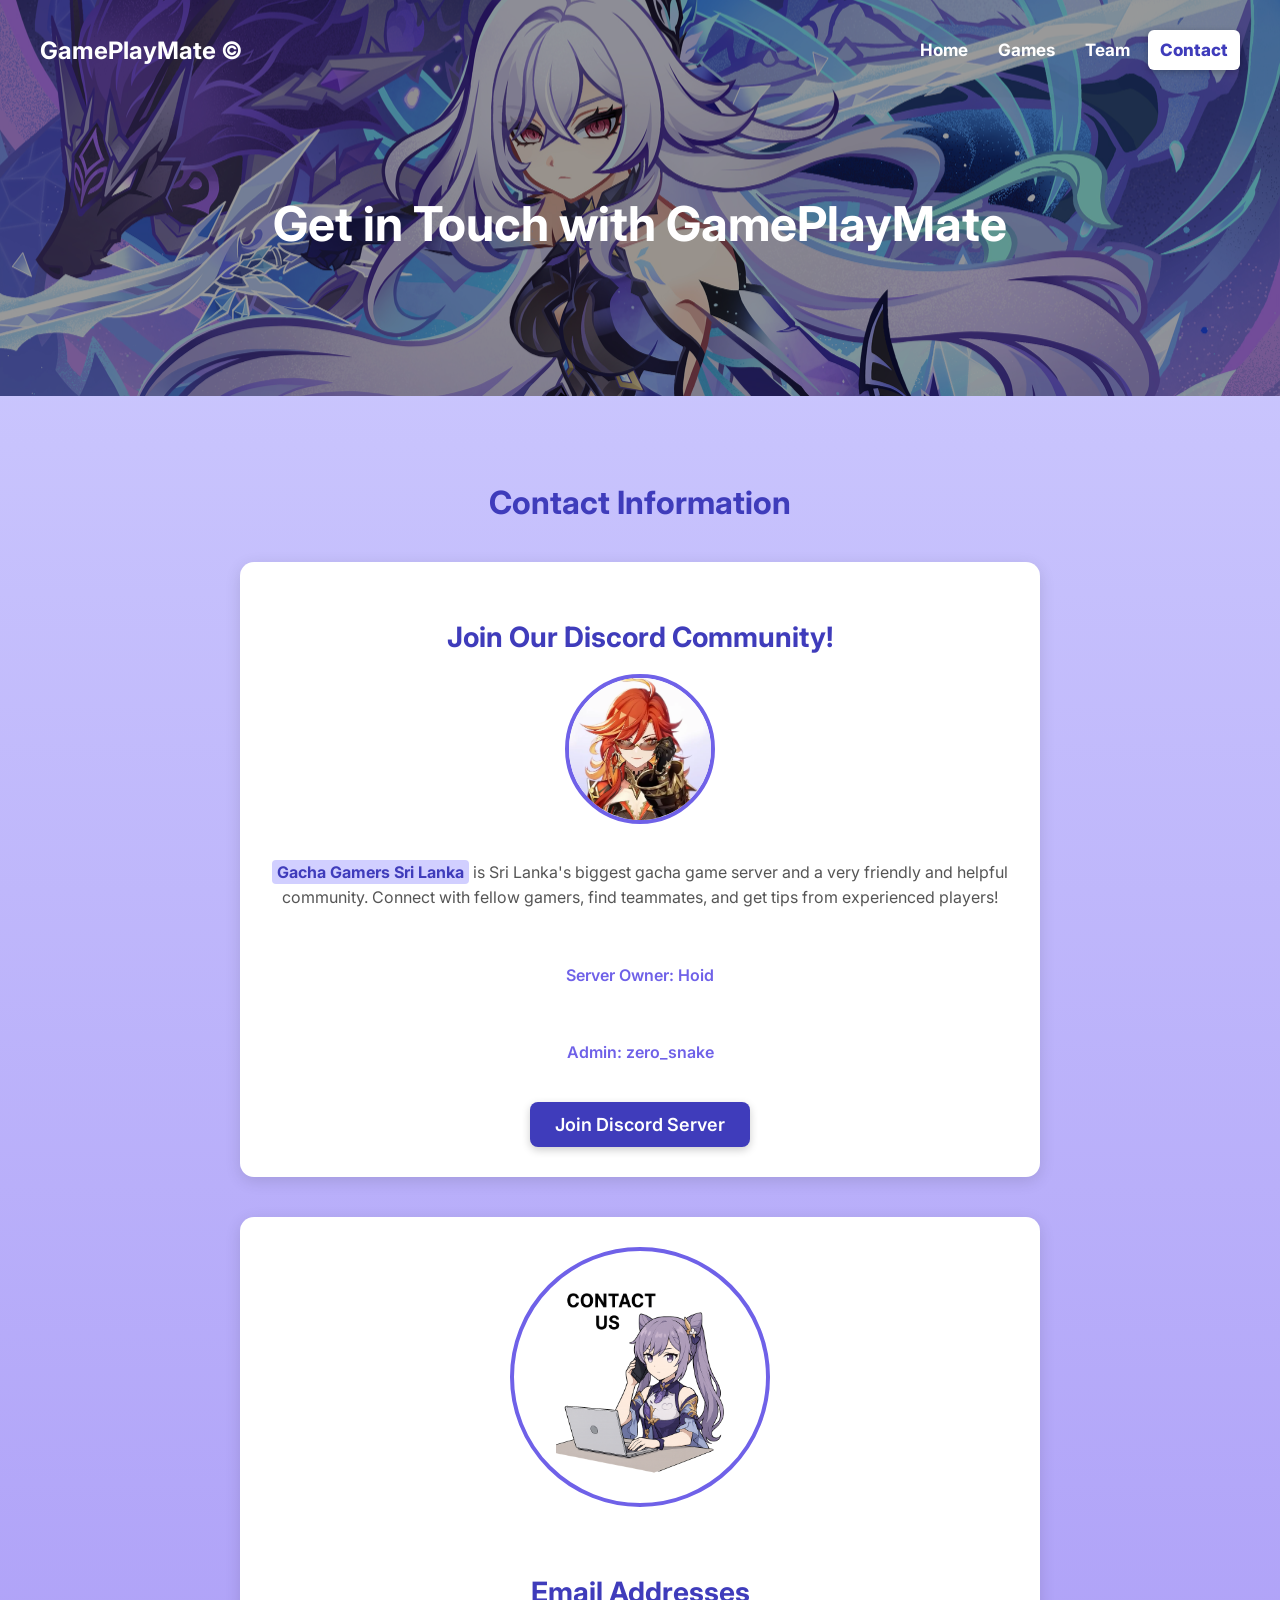
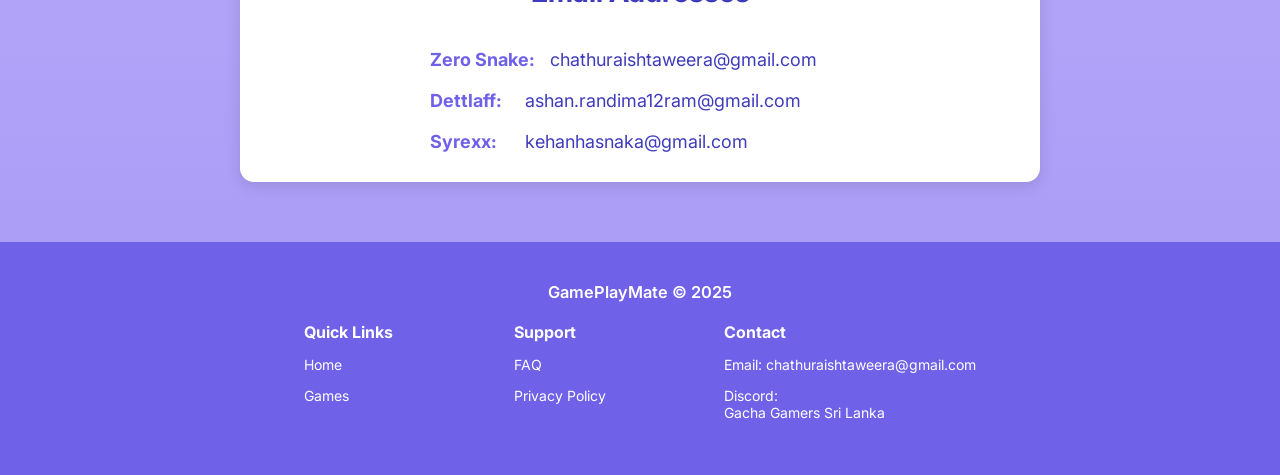
<file: contact.html>
<!DOCTYPE html>
<html lang="en">
<head>
  <meta charset="UTF-8" />
  <meta name="viewport" content="width=device-width, initial-scale=1" />
  <title>Contact - GamePlayMate</title>
  <link href="https://fonts.googleapis.com/css2?family=Inter:wght@400;600;700&display=swap" rel="stylesheet" />
  <link rel="stylesheet" href="styles.css" />
  <script>
    function scrollToTopIfSamePage(event) {
      const currentPath = location.pathname.split("/").pop();
      const isSamePage = currentPath === "index.html" || currentPath === "" || currentPath === "index.html";
      if (isSamePage) {
        event.preventDefault();
        window.scrollTo({ top: 0, behavior: 'smooth' });
      }
    }
  </script>
</head>
<body class="page-contact">
  <div class="top-section">
    <header>
      <h2>GamePlayMate ©</h2>
      <nav>
        <a href="index.html" onclick="scrollToTopIfSamePage(event)">Home</a>
        <a href="games.html">Games</a>
        <a href="Team.html">Team</a>
        <a href="contact.html" class="active">Contact</a>
      </nav>
    </header>
    <section class="hero">
      <h1>Get in Touch with GamePlayMate</h1>
      <!-- Removed tagline -->
    </section>
  </div>

  <section class="section">
    <h2>Contact Information</h2>
    <div class="discord-section">
      <h3>Join Our Discord Community!</h3>
      <div class="discord-content">
        <img src="images/mavuika-holding-glasses-genshin-impact.webp" alt="Hoid - Discord Server Owner" />
        <p><span class="highlight-text">Gacha Gamers Sri Lanka</span> is Sri Lanka's biggest gacha game server and a very friendly and helpful community. Connect with fellow gamers, find teammates, and get tips from experienced players!</p>
        <p class="owner-admin">Server Owner: Hoid</p>
        <p class="owner-admin">Admin: zero_snake</p>
        <a href="https://discord.gg/hFc9MXsq7M" target="_blank" class="btn-primary">Join Discord Server</a>
      </div>
    </div>

    <div class="contact-info">
      <img src="images/20250708_0341_Gacha Character Contact_simple_compose_01jzkf09tmfqy8bqhbcy97ek22.png" alt="Gacha Character Contact" class="contact-image">
      <h3>Email Addresses</h3>
      <div class="contact-item">
        <strong>Zero Snake:</strong> <a href="mailto:chathuraishtaweera@gmail.com">chathuraishtaweera@gmail.com</a>
      </div>
      <div class="contact-item">
        <strong>Dettlaff:</strong> <a href="mailto:ashan.randima12ram@gmail.com">ashan.randima12ram@gmail.com</a>
      </div>
      <div class="contact-item">
        <strong>Syrexx:</strong> <a href="mailto:kehanhasnaka@gmail.com">kehanhasnaka@gmail.com</a>
      </div>
    </div>
  </section>

  <footer>
    <h3>GamePlayMate &copy; 2025</h3>
    <div class="footer-links">
      <div>
        <strong>Quick Links</strong>
        <p><a href="index.html" onclick="scrollToTopIfSamePage(event)">Home</a></p>
        <p><a href="games.html">Games</a></p>
      </div>
      <div>
        <strong>Support</strong>
        <p><a href="FAQ.html">FAQ</a></p>
        <p><a href="privacy_policy.html">Privacy Policy</a></p>
      </div>
      <div>
        <strong>Contact</strong>
        <p>Email: chathuraishtaweera@gmail.com</p>
        <p>Discord: <a href="https://discord.gg/hFc9MXsq7M" target="_blank">Gacha Gamers Sri Lanka</a></p>
      </div>
    </div>
  </footer>
</body>
</html>
</file>
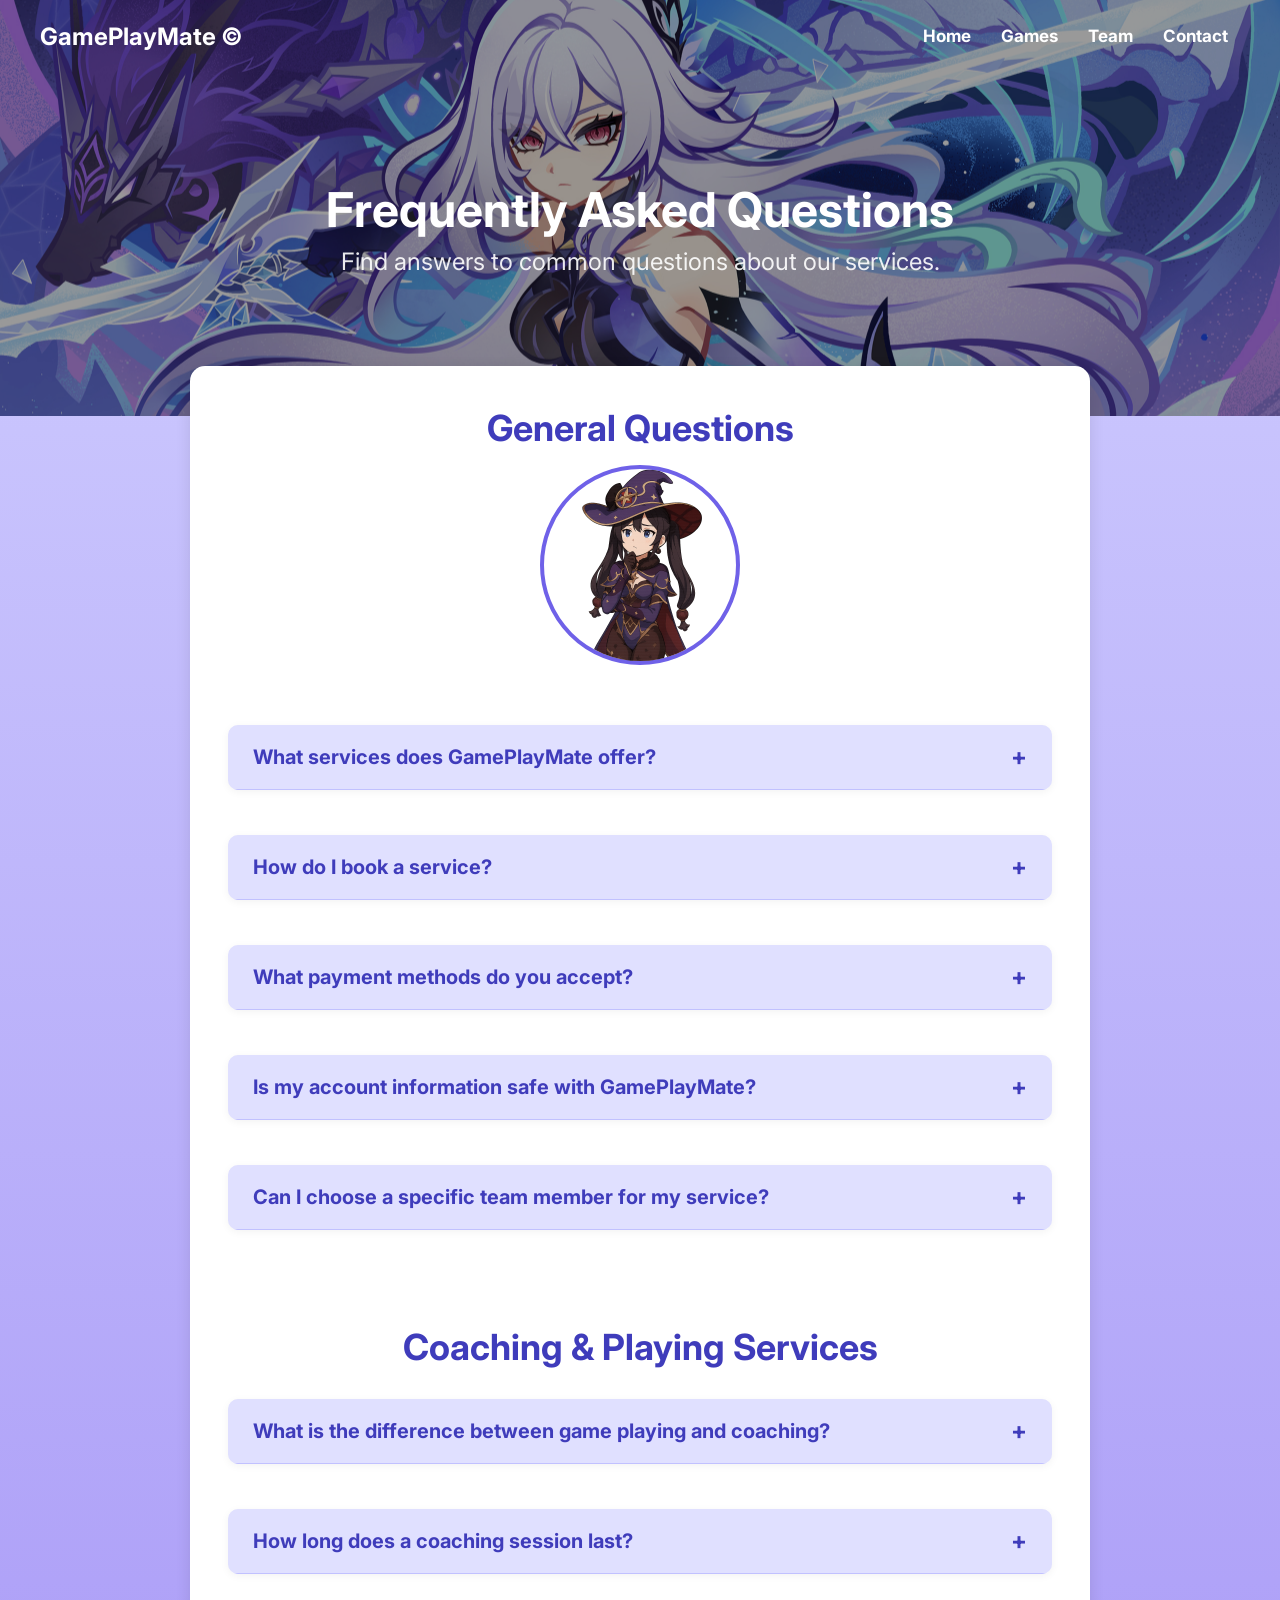
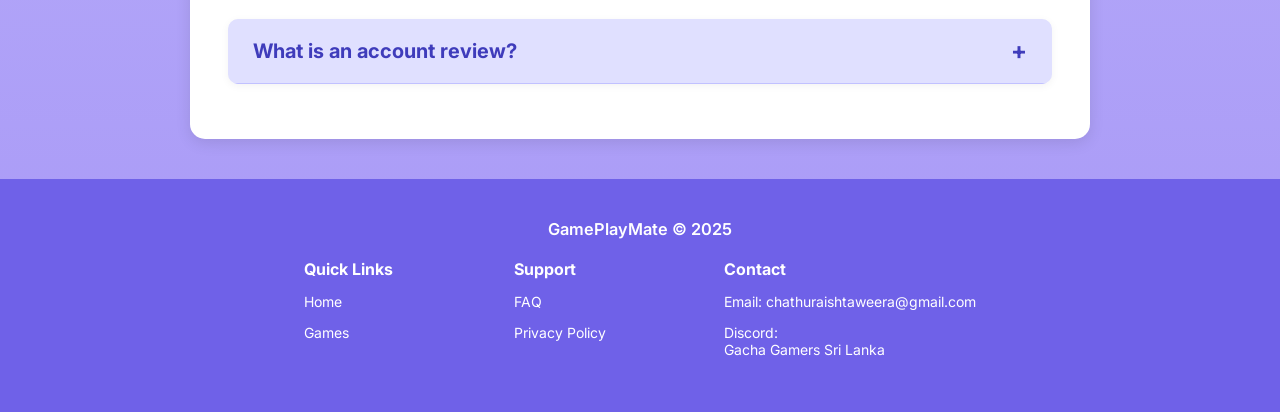
<file: FAQ.html>
<!DOCTYPE html>
<html lang="en">
<head>
  <meta charset="UTF-8" />
  <meta name="viewport" content="width=device-width, initial-scale=1" />
  <title>FAQ - GamePlayMate</title>
  <link href="https://fonts.googleapis.com/css2?family=Inter:wght@400;600;700&display=swap" rel="stylesheet" />
  <link rel="stylesheet" href="styles.css" />
  <script>
    function scrollToTopIfSamePage(event) {
      const currentPath = location.pathname.split("/").pop();
      const isSamePage = currentPath === "index.html" || currentPath === "" || currentPath === "index.html";
      if (isSamePage) {
        event.preventDefault();
        window.scrollTo({ top: 0, behavior: 'smooth' });
      }
    }

    document.addEventListener('DOMContentLoaded', () => {
      const faqQuestions = document.querySelectorAll('.faq-question');

      faqQuestions.forEach(question => {
        question.addEventListener('click', () => {
          const answer = question.nextElementSibling;
          question.classList.toggle('active');
          answer.classList.toggle('active');
        });
      });
    });
  </script>
</head>
<body class="page-faq">
  <div class="top-section">
    <header>
      <h2>GamePlayMate ©</h2>
      <nav>
        <a href="index.html" onclick="scrollToTopIfSamePage(event)">Home</a>
        <a href="games.html">Games</a>
        <a href="Team.html">Team</a>
        <a href="contact.html">Contact</a>
        <!-- Removed FAQ link from header -->
      </nav>
    </header>
    <section class="hero">
      <h1>Frequently Asked Questions</h1>
      <p>Find answers to common questions about our services.</p>
    </section>
  </div>

  <div class="faq-page-layout">
    <main class="main-content">
      <div class="section-title-container">
        <h2 class="section-title">General Questions</h2>
        <img src="images/20250708_0332_Mona in Thought_simple_compose_01jzkegjaaft9r2hs5hf26m98q.png" alt="Mona from Genshin Impact" class="faq-title-image">
      </div>

      <div class="faq-item">
        <div class="faq-question">What services does GamePlayMate offer?</div>
        <div class="faq-answer">
          <p>GamePlayMate offers professional game playing, coaching, and account review services for popular gacha games like Genshin Impact, Honkai Star Rail, Zenless Zone Zero, and Wuthering Waves.</p>
        </div>
      </div>

      <div class="faq-item">
        <div class="faq-question">How do I book a service?</div>
        <div class="faq-answer">
          <p>You can book a service by navigating to the "Games" page, selecting your desired game, and then choosing a service package or a specific team member to book. Follow the on-screen instructions to complete your booking.</p>
        </div>
      </div>

      <div class="faq-item">
        <div class="faq-question">What payment methods do you accept?</div>
        <div class="faq-answer">
          <p>We accept various secure payment methods, including major credit cards and PayPal. Specific options will be displayed during the checkout process.</p>
        </div>
      </div>

      <div class="faq-item">
        <div class="faq-question">Is my account information safe with GamePlayMate?</div>
        <div class="faq-answer">
          <p>Yes, we prioritize the security and privacy of your account. All our team members are vetted professionals, and we use secure practices to ensure your data is protected. We recommend changing your password after service completion for added security.</p>
        </div>
      </div>

      <div class="faq-item">
        <div class="faq-question">Can I choose a specific team member for my service?</div>
        <div class="faq-answer">
          <p>Yes, on each game's order page, you have the option to book a specific team member based on their expertise and availability. You can also choose to book any available team member for general services.</p>
        </div>
      </div>

      <h2 class="section-title" style="margin-top: 50px;">Coaching & Playing Services</h2>

      <div class="faq-item">
        <div class="faq-question">What is the difference between game playing and coaching?</div>
        <div class="faq-answer">
          <p><strong>Game Playing:</strong> Our team members log into your account to complete specific in-game tasks, suchs as farming materials, clearing difficult content (e.g., Spiral Abyss, Memory of Chaos), or progressing through story quests.</p>
        </div>
      </div>

      <div class="faq-item">
        <div class="faq-question">How long does a coaching session last?</div>
        <div class="faq-answer">
          <p>Coaching sessions are typically booked by the hour, but custom arrangements can be made based on your needs. Please discuss your requirements with your chosen coach.</p>
        </div>
      </div>

      <div class="faq-item">
        <div class="faq-question">What is an account review?</div>
        <div class="faq-answer">
          <p>An account review involves our experts analyzing your in-game account, including your character roster, builds, artifacts/relics, and overall progression. We then provide a personalized growth plan and recommendations to optimize your account for better performance.</p>
        </div>
      </div>
    </main>
  </div>

  <footer>
    <h3>GamePlayMate &copy; 2025</h3>
    <div class="footer-links">
      <div>
        <strong>Quick Links</strong>
        <p><a href="index.html" onclick="scrollToTopIfSamePage(event)">Home</a></p>
        <p><a href="games.html">Games</a></p>
      </div>
      <div>
        <strong>Support</strong>
        <p><a href="FAQ.html" class="active">FAQ</a></p>
        <p><a href="#">Privacy Policy</a></p>
      </div>
      <div>
        <strong>Contact</strong>
        <p>Email: chathuraishtaweera@gmail.com</p>
        <p>Discord: <a href="https://discord.gg/hFc9MXsq7M" target="_blank">Gacha Gamers Sri Lanka</a></p>
      </div>
    </div>
  </footer>
</body>
</html>
</file>
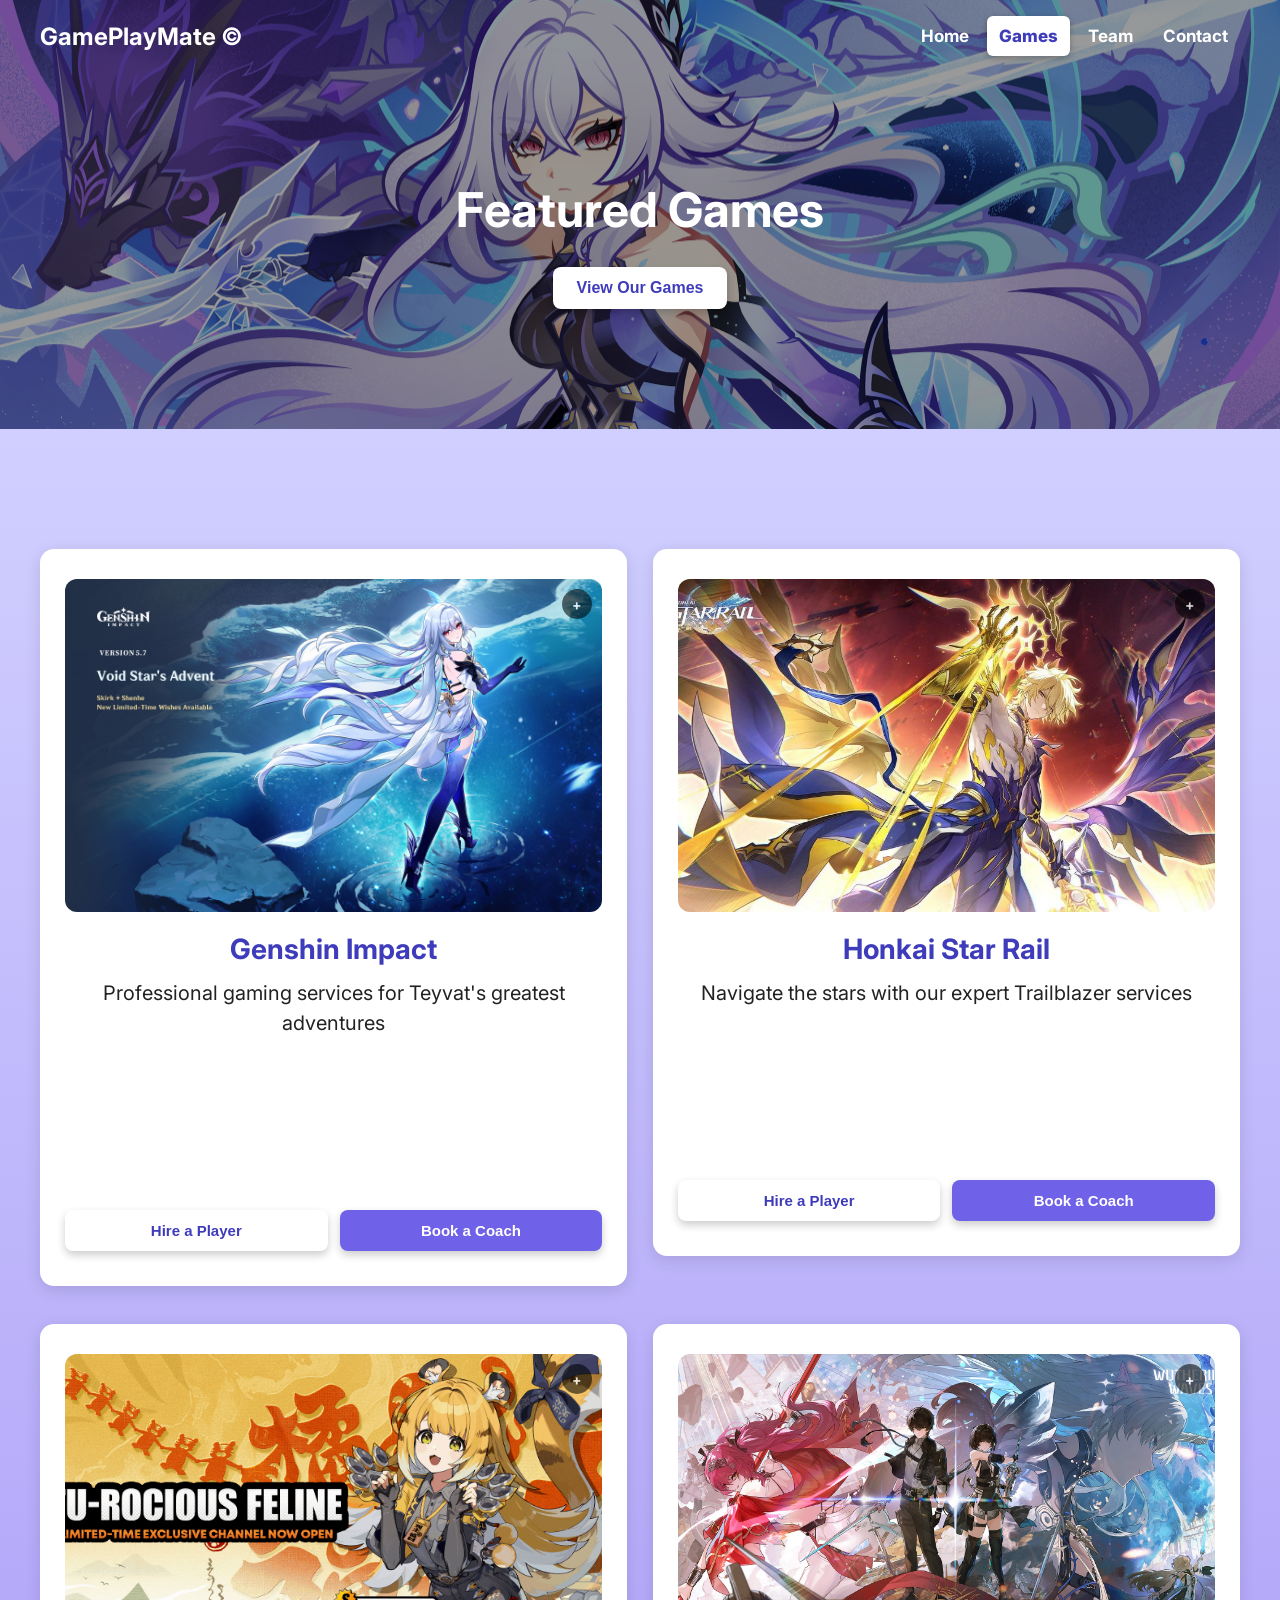
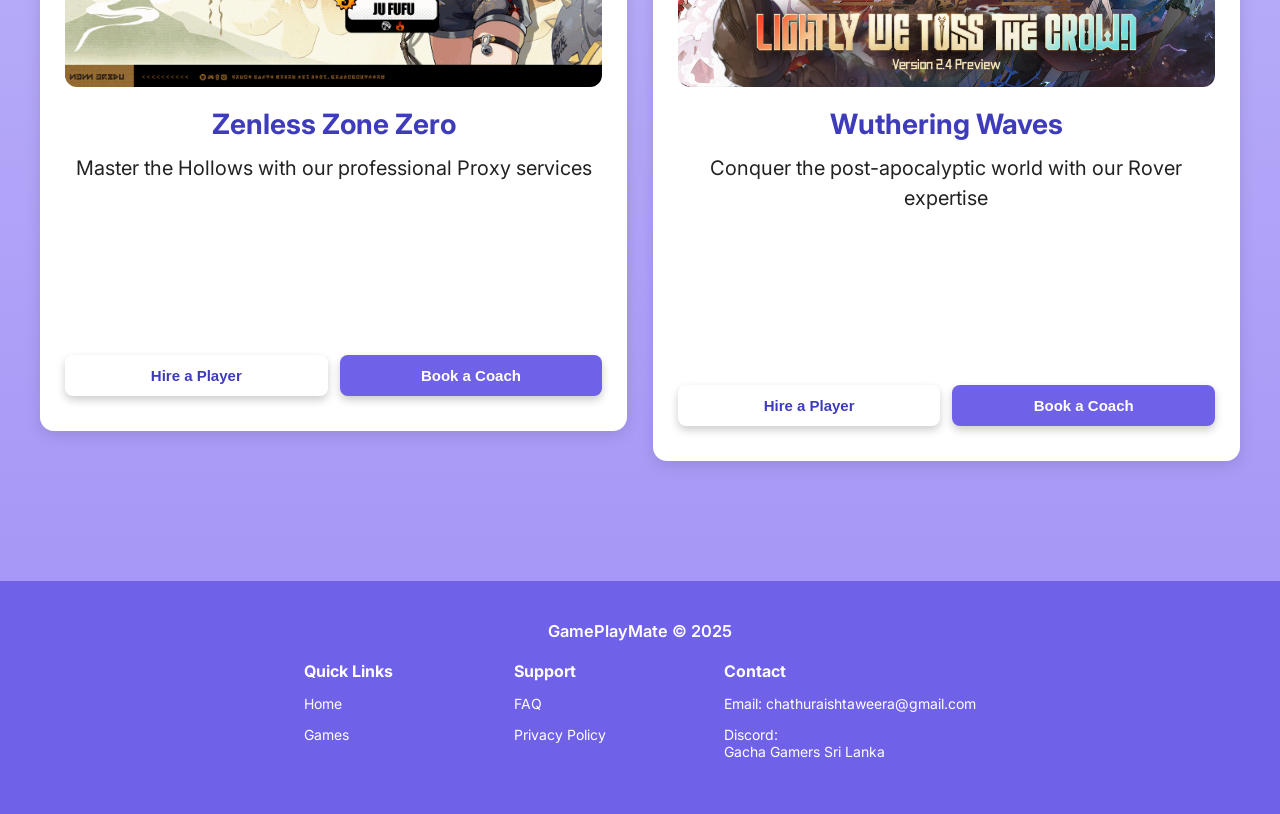
<file: games.html>
<!DOCTYPE html>
  <html lang="en">
  <head>
    <meta charset="UTF-8" />
    <meta name="viewport" content="width=device-width, initial-scale=1" />
    <title>Games - GamePlayMate</title>
    <link href="https://fonts.googleapis.com/css2?family=Inter:wght@400;600;700&display=swap" rel="stylesheet" />
  <link rel="stylesheet" href="styles.css" />
  <script>
      function scrollToTopIfSamePage(event) {
        const currentPath = location.pathname.split("/").pop();
        const isSamePage = currentPath === "index.html" || currentPath === "" || currentPath === "index.html";
        if (isSamePage) {
          event.preventDefault();
          window.scrollTo({ top: 0, behavior: 'smooth' });
        }
      }
      
      function scrollToGames() {
        document.getElementById('games-section').scrollIntoView({ behavior: 'smooth' });
      }

      // Function to collapse all service lists and player profiles
      function collapseAllCards() {
        document.querySelectorAll('.services-list').forEach(list => {
          list.classList.remove('active');
        });
        document.querySelectorAll('.player-profiles').forEach(profile => {
          profile.classList.remove('active');
          // Hide all profile cards within collapsed profiles
          profile.querySelectorAll('.profile-card').forEach(card => card.classList.remove('visible'));
        });
        document.querySelectorAll('.expand-indicator').forEach(indicator => {
          indicator.classList.remove('active');
        });
      }

      function toggleServices(gameId) {
        const servicesList = document.getElementById(gameId);
        const indicator = document.querySelector(`[onclick*="${gameId}"]`).closest('.card').querySelector('.expand-indicator');
        
        // Check if the clicked service list is already active
        const isActive = servicesList.classList.contains('active');

        collapseAllCards(); // Collapse all other sections first

        if (!isActive) { // If it was not active, activate it
          servicesList.classList.add('active');
          indicator.classList.add('active');
        }
        // If it was active, collapseAllCards already handled closing it.
      }

      function showPlayerProfiles(gameId, roleFilter) {
        const profileSection = document.getElementById(gameId + '-profiles');
        
        // Check if the clicked profile section is already active
        const isActive = profileSection.classList.contains('active');

        collapseAllCards(); // Collapse all other sections first

        if (!isActive) { // If it was not active, activate it and filter
          profileSection.classList.add('active');
          
          const profileCards = profileSection.querySelectorAll('.profile-card');
          profileCards.forEach(card => {
            const dataRole = card.dataset.role;
            if (roleFilter === 'player') {
              if (dataRole.includes('player')) {
                card.classList.add('visible'); // Show individual card
              } else {
                card.classList.remove('visible'); // Hide individual card
              }
            } else if (roleFilter === 'coach') {
              if (dataRole.includes('coach')) {
                card.classList.add('visible'); // Show individual card
              } else {
                card.classList.remove('visible'); // Hide individual card
              }
              } else {
                card.classList.add('visible'); // Fallback to show all
              }
            });
          }
          // If it was active, collapseAllCards already handled closing it.
        }

      // Function to handle redirection from profile card click, now passing team member name
      function redirectToOrderPage(gameName, teamMemberName) {
        let page = '';
        if (gameName === 'genshin') {
          page = 'order_genshin.html';
        } else if (gameName === 'honkai') {
          page = 'order_honkai.html';
        } else if (gameName === 'zzz') {
          page = 'order_zzz.html';
        } else if (gameName === 'wuwa') {
          page = 'order_waves.html';
        }
        if (page) {
          // Append team member name as a URL parameter
          window.location.href = `${page}?member=${encodeURIComponent(teamMemberName)}`;
        }
      }
    </script>
  </head>
  <body class="page-games">
    <div class="top-section">
      <header>
        <h2>GamePlayMate ©</h2>
        <nav>
          <a href="index.html" onclick="scrollToTopIfSamePage(event)">Home</a>
          <a href="games.html" class="active">Games</a>
          <!-- Removed Services button -->
          <a href="Team.html">Team</a>
          <a href="contact.html">Contact</a>
        </nav>
      </header>
      <section class="hero">
        <h1>Featured Games</h1>
        <!-- Removed tagline -->
        <button class="btn-primary" onclick="scrollToGames()">View Our Games</button>
      </section>
    </div>

    <div class="main-content-wrapper" id="games-section">
      <div class="content-sections">
        <section class="section">
          <!-- Removed h2 heading -->
          <div class="cards">
            <div class="card">
              <div class="card-image-container" onclick="toggleServices('genshin-services')">
                <img src="images/59fd52055cfbe56200ef8ee7cab2cf20_8223617932376404559.webp" alt="Genshin Impact" />
                <div class="expand-indicator">+</div>
              </div>
              <h3 onclick="toggleServices('genshin-services')">Genshin Impact</h3>
              <p>Professional gaming services for Teyvat's greatest adventures</p>
              <div class="services-list" id="genshin-services">
                <h4>🎮 Our Genshin Impact Services</h4>
                <ul>
                  <li>Spiral Abyss Full Clear (36 Stars)</li>
                  <li>Daily Commissions & Resin Management</li>
                  <li>Character & Weapon Farming</li>
                  <li>Artifact Domain Runs</li>
                  <li>Story Quest Completion</li>
                  <li>Event Participation & Rewards</li>
                  <li>Imaginarium Theatre Clear</li>
                </ul>
              </div>
              <div class="player-profiles" id="genshin-profiles">
                <h4>🌟 Available Players & Coaches</h4>
                <div class="profile-grid">
                  <div class="profile-card" data-role="coach player" onclick="redirectToOrderPage('genshin', 'zero_snake')">
                    <img src="images/124736696_p0.jpg" alt="Zero Snake" />
                    <h5>zero_snake</h5>
                    <p>Coach/Player</p>
                  </div>
                  <div class="profile-card" data-role="coach player" onclick="redirectToOrderPage('genshin', 'dettlaff404desu')">
                    <img src="images/FB_IMG_1748037570109.jpg" alt="Dettlaff" />
                    <h5>dettlaff404desu</h5>
                    <p>Coach/Player</p>
                  </div>
                  <div class="profile-card" data-role="player" onclick="redirectToOrderPage('genshin', '__syrexx__')">
                    <img src="images/49591564cb99eb191642c19c5014d1f9.jpg" alt="Syrexx" />
                    <h5>__syrexx__</h5>
                    <p>Player</p>
                  </div>
                </div>
              </div>
              <div class="button-group">
                <button class="btn-primary" onclick="showPlayerProfiles('genshin', 'player')">Hire a Player</button>
                <button class="btn-secondary" onclick="showPlayerProfiles('genshin', 'coach')">Book a Coach</button>
              </div>
            </div>

            <div class="card">
              <div class="card-image-container" onclick="toggleServices('honkai-services')">
                <img src="images/42742-17514196271420-1920-1751441675.webp" alt="Honkai Star Rail" />
                <div class="expand-indicator">+</div>
              </div>
              <h3 onclick="toggleServices('honkai-services')">Honkai Star Rail</h3>
              <p>Navigate the stars with our expert Trailblazer services</p>
              <div class="services-list" id="honkai-services">
                <h4>🚀 Our Honkai Star Rail Services</h4>
                <ul>
                  <li>Memory of Chaos Full Clear</li>
                  <li>Forgotten Hall Clear</li>
                  <li>Pure Fiction Clear</li>
                  <li>Apocalyptic Shadow Clear</li>
                  <li>Simulated and Divergent Universe Clear</li>
                  <li>Relic & Light Cone Enhancement</li>
                  <li>Daily Mission Completion</li>
                  <li>Character Trace Material Farming</li>
                  <li>Story & Side Quest Completion</li>
                  <li>Event Participation & Rewards</li>
                </ul>
              </div>
              <div class="player-profiles" id="honkai-profiles">
                <h4>🌟 Available Players & Coaches</h4>
                <div class="profile-grid">
                  <div class="profile-card" data-role="coach player" onclick="redirectToOrderPage('honkai', 'zero_snake')">
                    <img src="images/124736696_p0.jpg" alt="Zero Snake" />
                    <h5>zero_snake</h5>
                    <p>Coach/Player</p>
                  </div>
                  <div class="profile-card" data-role="coach player" onclick="redirectToOrderPage('honkai', 'dettlaff404desu')">
                    <img src="images/FB_IMG_1748037570109.jpg" alt="Dettlaff" />
                    <h5>dettlaff404desu</h5>
                    <p>Coach/Player</p>
                  </div>
                  <div class="profile-card" data-role="player" onclick="redirectToOrderPage('honkai', '__syrexx__')">
                    <img src="images/49591564cb99eb191642c19c5014d1f9.jpg" alt="Syrexx" />
                    <h5>__syrexx__</h5>
                    <p>Player</p>
                  </div>
                </div>
              </div>
              <div class="button-group">
                <button class="btn-primary" onclick="showPlayerProfiles('honkai', 'player')">Hire a Player</button>
                <button class="btn-secondary" onclick="showPlayerProfiles('honkai', 'coach')">Book a Coach</button>
              </div>
            </div>

            <div class="card">
              <div class="card-image-container" onclick="toggleServices('zzz-services')">
                <img src="images/show.png" alt="Zenless Zone Zero" />
                <div class="expand-indicator">+</div>
              </div>
              <h3 onclick="toggleServices('zzz-services')">Zenless Zone Zero</h3>
              <p>Master the Hollows with our professional Proxy services</p>
              <div class="services-list" id="zzz-services">
                <h4>⚡ Our Zenless Zone Zero Services</h4>
                <ul>
                  <li>Hollow Deep Dive Exploration</li>
                  <li>Bangboo Training & Optimization</li>
                  <li>W-Engine & Drive Disc Farming</li>
                  <li>Combat Commission Completion</li>
                  <li>Character Build Optimization</li>
                  <li>Daily Routine Management</li>
                  <li>Event Participation & Rewards</li>
                  <li>Shiyu defence Clear</li>
                  <li>Deadly assault Clear</li>
                </ul>
              </div>
              <div class="player-profiles" id="zzz-profiles">
                <h4>🌟 Available Players & Coaches</h4>
                <div class="profile-grid">
                  <div class="profile-card" data-role="coach player" onclick="redirectToOrderPage('zzz', 'zero_snake')">
                    <img src="images/124736696_p0.jpg" alt="Zero Snake" />
                    <h5>zero_snake</h5>
                    <p>Coach/Player</p>
                  </div>
                  <div class="profile-card" data-role="coach player" onclick="redirectToOrderPage('zzz', 'dettlaff404desu')">
                    <img src="images/FB_IMG_1748037570109.jpg" alt="Dettlaff" />
                    <h5>dettlaff404desu</h5>
                    <p>Coach/Player</p>
                  </div>
                  <div class="profile-card" data-role="player" onclick="redirectToOrderPage('zzz', '__syrexx__')">
                    <img src="images/49591564cb99eb191642c19c5014d1f9.jpg" alt="Syrexx" />
                    <h5>__syrexx__</h5>
                    <p>Player</p>
                  </div>
                </div>
              </div>
              <div class="button-group">
                <button class="btn-primary" onclick="showPlayerProfiles('zzz', 'player')">Hire a Player</button>
                <button class="btn-secondary" onclick="showPlayerProfiles('zzz', 'coach')">Book a Coach</button>
              </div>
            </div>

            <div class="card">
              <div class="card-image-container" onclick="toggleServices('wuwa-services')">
                <img src="images/501548469_714365167816379_6231336052933663438_n.jpg" alt="Wuthering Waves" />
                <div class="expand-indicator">+</div>
              </div>
              <h3 onclick="toggleServices('wuwa-services')">Wuthering Waves</h3>
              <p>Conquer the post-apocalyptic world with our Rover expertise</p>
              <div class="services-list" id="wuwa-services">
                <h4>🌊 Our Wuthering Waves Services</h4>
                <ul>
                  <li>Tower of Adversity Full Clear</li>
                  <li>Echo Collection & Tuning</li>
                  <li>Tacet Field Farming</li>
                  <li>Weapon & Character Ascension</li>
                  <li>Exploration & Chest Collection</li>
                  <li>Daily Activity Completion</li>
                  <li>Boss Farming & Material Runs</li>
                  <li>Story & Side Quest Completion</li>
                  <li>Event Participation & Rewards</li>
                </ul>
              </div>
              <div class="player-profiles" id="wuwa-profiles">
                <h4>🌟 Available Players & Coaches</h4>
                <div class="profile-grid">
                  <div class="profile-card" data-role="coach player" onclick="redirectToOrderPage('wuwa', 'zero_snake')">
                    <img src="images/124736696_p0.jpg" alt="Zero Snake" />
                    <h5>zero_snake</h5>
                    <p>Coach/Player</p>
                  </div>
                  <div class="profile-card" data-role="coach player" onclick="redirectToOrderPage('wuwa', 'dettlaff404desu')">
                    <img src="images/FB_IMG_1748037570109.jpg" alt="Dettlaff" />
                    <h5>dettlaff404desu</h5>
                    <p>Coach/Player</p>
                  </div>
                  <div class="profile-card" data-role="player" onclick="redirectToOrderPage('wuwa', '__syrexx__')">
                    <img src="images/49591564cb99eb191642c19c5014d1f9.jpg" alt="Syrexx" />
                    <h5>__syrexx__</h5>
                    <p>Player</p>
                  </div>
                </div>
              </div>
              <div class="button-group">
                <button class="btn-primary" onclick="showPlayerProfiles('wuwa', 'player')">Hire a Player</button>
                <button class="btn-secondary" onclick="showPlayerProfiles('wuwa', 'coach')">Book a Coach</button>
              </div>
            </div>
          </div>
        </section>
      </div>

    </div>

    <footer>
      <h3>GamePlayMate &copy; 2025</h3>
      <div class="footer-links">
        <div>
          <strong>Quick Links</strong>
          <p><a href="index.html" onclick="scrollToTopIfSamePage(event)">Home</a></p>
          <p><a href="games.html">Games</a></p>
          <!-- Removed Services link -->
        </div>
        <div>
          <strong>Support</strong>
          <p><a href="FAQ.html">FAQ</a></p>
          <p><a href="privacy_policy.html">Privacy Policy</a></p>
        </div>
        <div>
          <strong>Contact</strong>
          <p>Email: chathuraishtaweera@gmail.com</p>
          <p>Discord: <a href="https://discord.gg/hFc9MXsq7M" target="_blank">Gacha Gamers Sri Lanka</a></p>
        </div>
      </div>
    </footer>
  </body>
  </html>
</file>
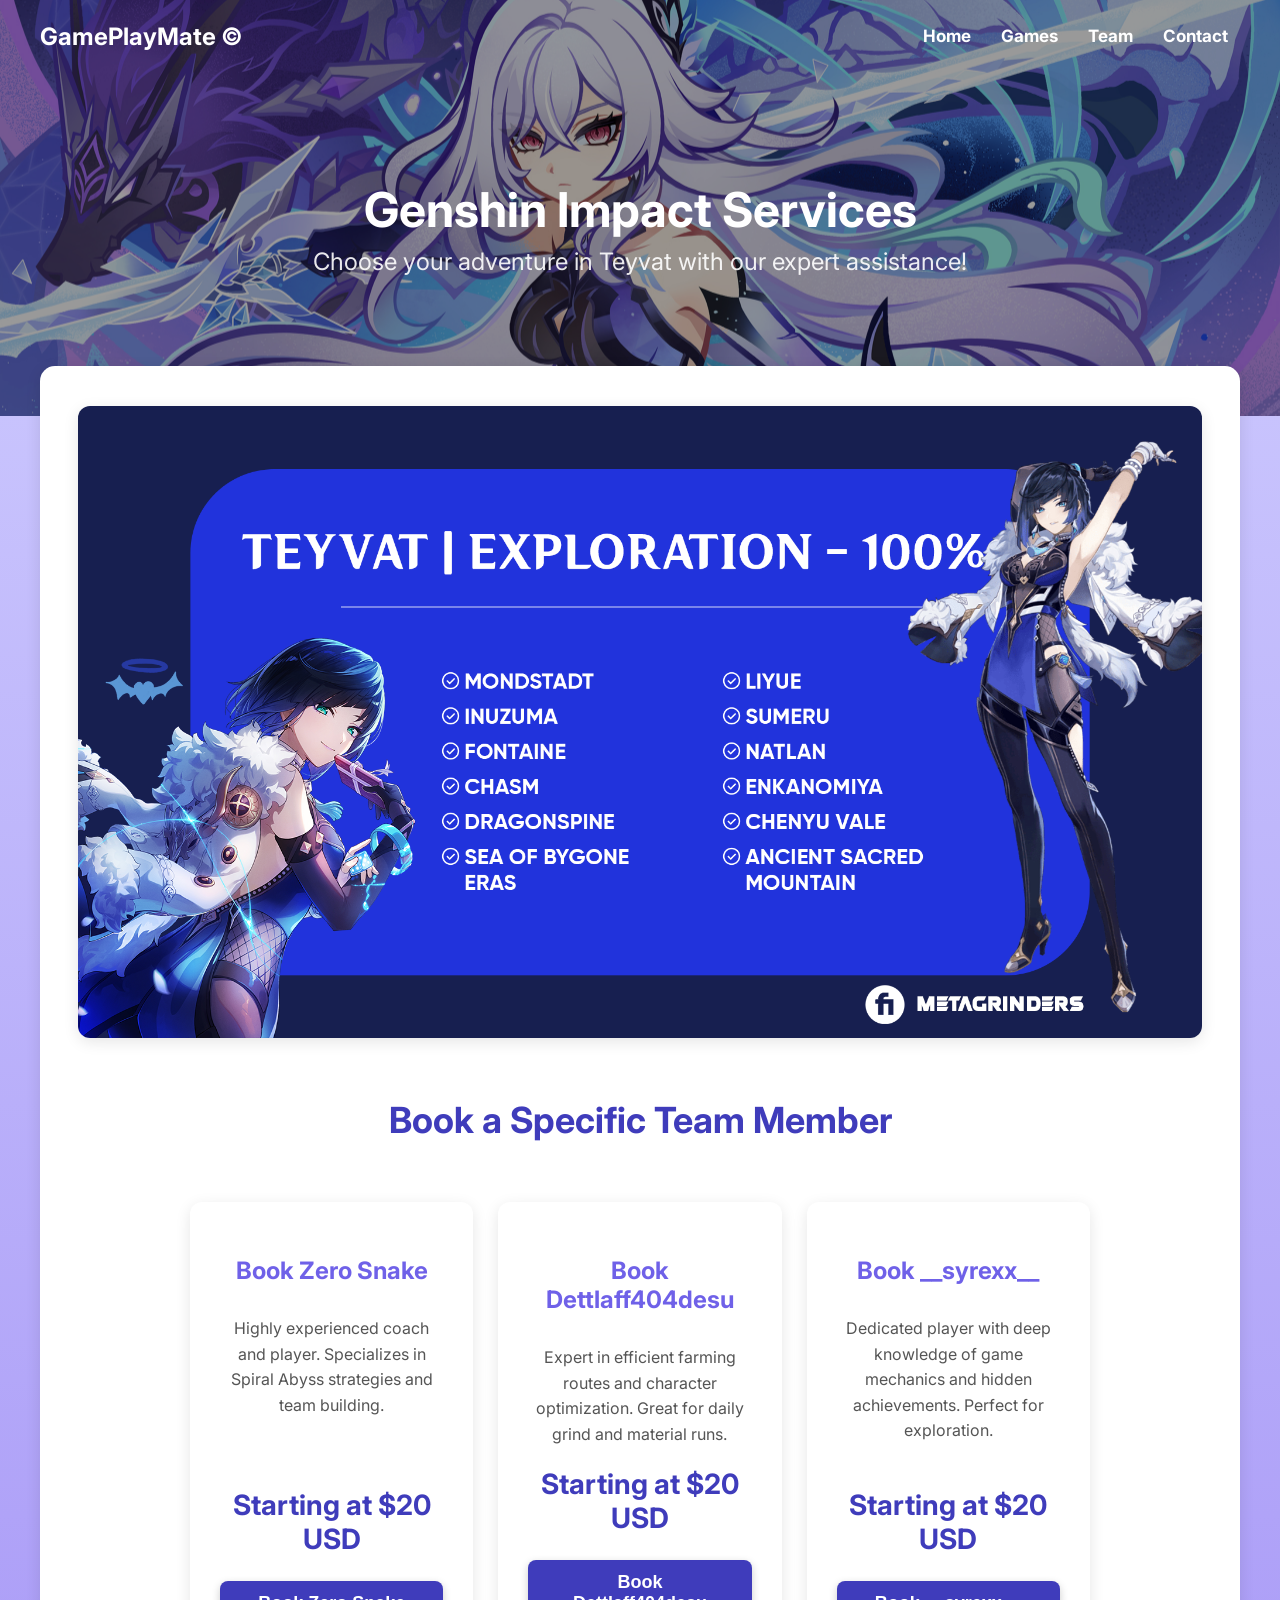
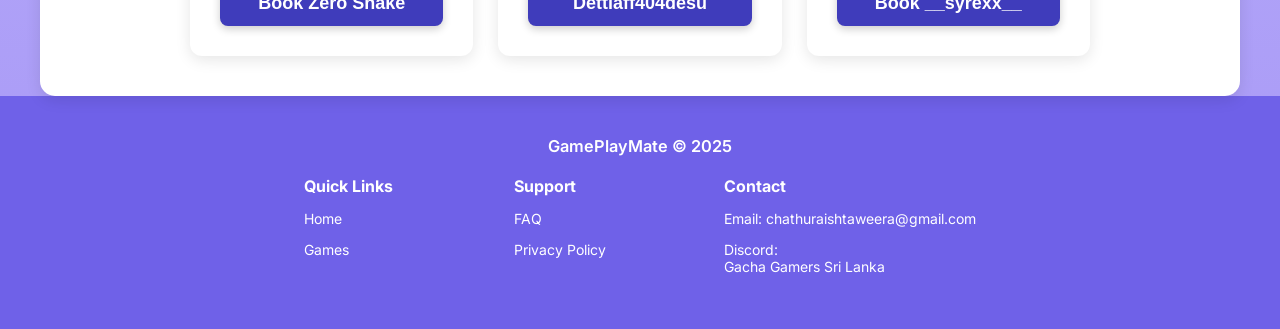
<file: order_genshin.html>
<!DOCTYPE html>
<html lang="en">
<head>
  <meta charset="UTF-8" />
  <meta name="viewport" content="width=device-width, initial-scale=1" />
  <title>Order Genshin Impact - GamePlayMate</title>
  <link href="https://fonts.googleapis.com/css2?family=Inter:wght@400;600;700&display=swap" rel="stylesheet" />
  <link rel="stylesheet" href="styles.css" />
  <script>
    function scrollToTopIfSamePage(event) {
      const currentPath = location.pathname.split("/").pop();
      const isSamePage = currentPath === "index.html" || currentPath === "" || currentPath === "index.html";
      if (isSamePage) {
        event.preventDefault();
        window.scrollTo({ top: 0, behavior: 'smooth' });
      }
    }

    document.addEventListener('DOMContentLoaded', () => {
      const urlParams = new URLSearchParams(window.location.search);
      const memberName = urlParams.get('member');

      if (memberName) {
        // Find the button that corresponds to the member name
        const button = document.querySelector(`button[data-member-name="${memberName}"]`);
        if (button) {
          button.classList.add('highlighted-button');
          // Optional: Scroll to the button
          button.scrollIntoView({ behavior: 'smooth', block: 'center' });

          // Remove highlight after a few seconds
          setTimeout(() => {
            button.classList.remove('highlighted-button');
          }, 5000); // Highlight for 5 seconds
        }
      }
    });
  </script>
</head>
<body class="page-order">
  <div class="top-section">
    <header>
      <h2>GamePlayMate ©</h2>
      <nav>
        <a href="index.html" onclick="scrollToTopIfSamePage(event)">Home</a>
        <a href="games.html">Games</a>
        <a href="Team.html">Team</a>
        <a href="contact.html">Contact</a>
      </nav>
    </header>
    <section class="hero">
      <h1>Genshin Impact Services</h1>
      <p>Choose your adventure in Teyvat with our expert assistance!</p>
    </section>
  </div>

  <main class="main-content">
    <!-- Image for Genshin Impact -->
    <img src="images/Genshin_Gig.png" alt="Genshin Impact Services" class="content-image" />

    <h2 class="section-title" style="margin-top: 0;">Book a Specific Team Member</h2>
    <div class="order-options">
      <!-- Team Member 1: Zero Snake -->
      <div class="option-card">
        <h3>Book Zero Snake</h3>
        <p>Highly experienced coach and player. Specializes in Spiral Abyss strategies and team building.</p>
        <div class="price">Starting at $20 USD</div>
        <button data-member-name="zero_snake">Book Zero Snake</button>
      </div>

      <!-- Team Member 2: Dettlaff -->
      <div class="option-card">
        <h3>Book Dettlaff404desu</h3>
        <p>Expert in efficient farming routes and character optimization. Great for daily grind and material runs.</p>
        <div class="price">Starting at $20 USD</div>
        <button data-member-name="dettlaff404desu">Book Dettlaff404desu</button>
      </div>

      <!-- Team Member 3: Syrexx -->
      <div class="option-card">
        <h3>Book __syrexx__</h3>
        <p>Dedicated player with deep knowledge of game mechanics and hidden achievements. Perfect for exploration.</p>
        <div class="price">Starting at $20 USD</div>
        <button data-member-name="__syrexx__">Book __syrexx__</button>
      </div>
    </div>
  </main>

  <footer>
    <h3>GamePlayMate &copy; 2025</h3>
    <div class="footer-links">
      <div>
        <strong>Quick Links</strong>
        <p><a href="index.html" onclick="scrollToTopIfSamePage(event)">Home</a></p>
        <p><a href="games.html">Games</a></p>
      </div>
      <div>
        <strong>Support</strong>
        <p><a href="#">FAQ</a></p>
        <p><a href="#">Privacy Policy</a></p>
      </div>
      <div>
        <strong>Contact</strong>
        <p>Email: chathuraishtaweera@gmail.com</p>
        <p>Discord: <a href="https://discord.gg/hFc9MXsq7M" target="_blank">Gacha Gamers Sri Lanka</a></p>
      </div>
    </div>
  </footer>
</body>
</html>
</file>
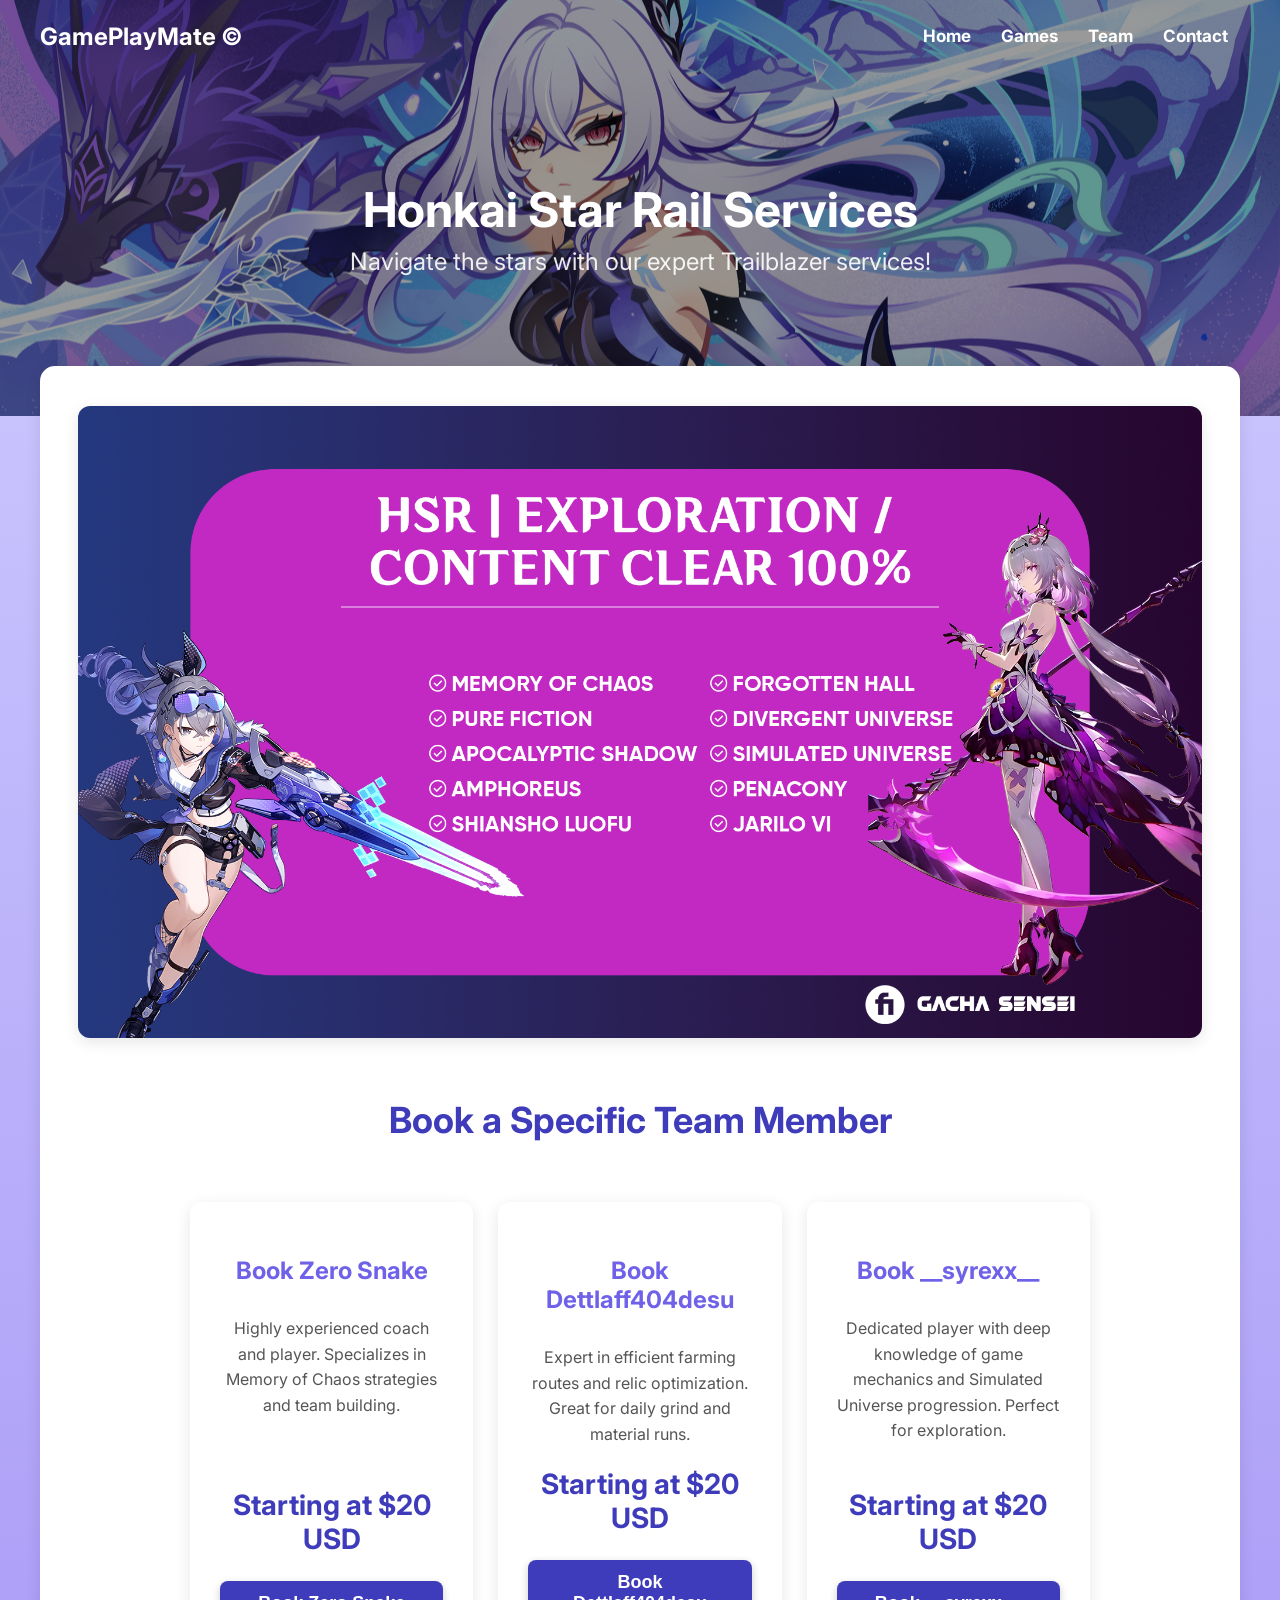
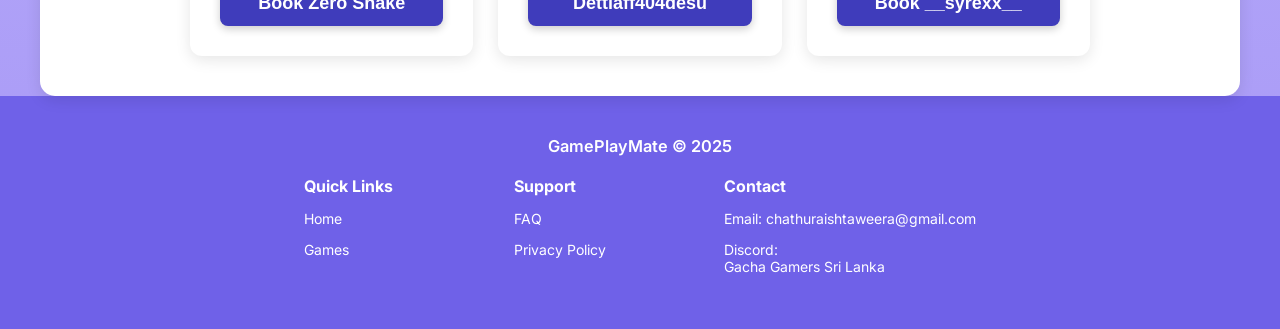
<file: order_honkai.html>
<!DOCTYPE html>
<html lang="en">
<head>
  <meta charset="UTF-8" />
  <meta name="viewport" content="width=device-width, initial-scale=1" />
  <title>Order Honkai Star Rail - GamePlayMate</title>
  <link href="https://fonts.googleapis.com/css2?family=Inter:wght@400;600;700&display=swap" rel="stylesheet" />
  <link rel="stylesheet" href="styles.css" />
  <script>
    function scrollToTopIfSamePage(event) {
      const currentPath = location.pathname.split("/").pop();
      const isSamePage = currentPath === "index.html" || currentPath === "" || currentPath === "index.html";
      if (isSamePage) {
        event.preventDefault();
        window.scrollTo({ top: 0, behavior: 'smooth' });
      }
    }

    document.addEventListener('DOMContentLoaded', () => {
      const urlParams = new URLSearchParams(window.location.search);
      const memberName = urlParams.get('member');

      if (memberName) {
        const button = document.querySelector(`button[data-member-name="${memberName}"]`);
        if (button) {
          button.classList.add('highlighted-button');
          button.scrollIntoView({ behavior: 'smooth', block: 'center' });

          setTimeout(() => {
            button.classList.remove('highlighted-button');
          }, 5000);
        }
      }
    });
  </script>
</head>
<body class="page-order">
  <div class="top-section">
    <header>
      <h2>GamePlayMate ©</h2>
      <nav>
        <a href="index.html" onclick="scrollToTopIfSamePage(event)">Home</a>
        <a href="games.html">Games</a>
        <a href="Team.html">Team</a>
        <a href="contact.html">Contact</a>
      </nav>
    </header>
    <section class="hero">
      <h1>Honkai Star Rail Services</h1>
      <p>Navigate the stars with our expert Trailblazer services!</p>
    </section>
  </div>

  <main class="main-content">
    <!-- Image for Honkai Star Rail - now placed correctly in the main content -->
    <img src="images/hsr_gig.png" alt="Honkai Star Rail Services" class="content-image" />

    <h2 class="section-title" style="margin-top: 0;">Book a Specific Team Member</h2>
    <div class="order-options">
      <!-- Team Member 1: Zero Snake -->
      <div class="option-card">
        <h3>Book Zero Snake</h3>
        <p>Highly experienced coach and player. Specializes in Memory of Chaos strategies and team building.</p>
        <div class="price">Starting at $20 USD</div>
        <button data-member-name="zero_snake">Book Zero Snake</button>
      </div>

      <!-- Team Member 2: Dettlaff -->
      <div class="option-card">
        <h3>Book Dettlaff404desu</h3>
        <p>Expert in efficient farming routes and relic optimization. Great for daily grind and material runs.</p>
        <div class="price">Starting at $20 USD</div>
        <button data-member-name="dettlaff404desu">Book Dettlaff404desu</button>
      </div>

      <!-- Team Member 3: Syrexx -->
      <div class="option-card">
        <h3>Book __syrexx__</h3>
        <p>Dedicated player with deep knowledge of game mechanics and Simulated Universe progression. Perfect for exploration.</p>
        <div class="price">Starting at $20 USD</div>
        <button data-member-name="__syrexx__">Book __syrexx__</button>
      </div>
    </div>
  </main>

  <footer>
    <h3>GamePlayMate &copy; 2025</h3>
    <div class="footer-links">
      <div>
        <strong>Quick Links</strong>
        <p><a href="index.html" onclick="scrollToTopIfSamePage(event)">Home</a></p>
        <p><a href="games.html">Games</a></p>
      </div>
      <div>
        <strong>Support</strong>
        <p><a href="#">FAQ</a></p>
        <p><a href="#">Privacy Policy</a></p>
      </div>
      <div>
        <strong>Contact</strong>
        <p>Email: chathuraishtaweera@gmail.com</p>
        <p>Discord: <a href="https://discord.gg/hFc9MXsq7M" target="_blank">Gacha Gamers Sri Lanka</a></p>
      </div>
    </div>
  </footer>
</body>
</html>
</file>
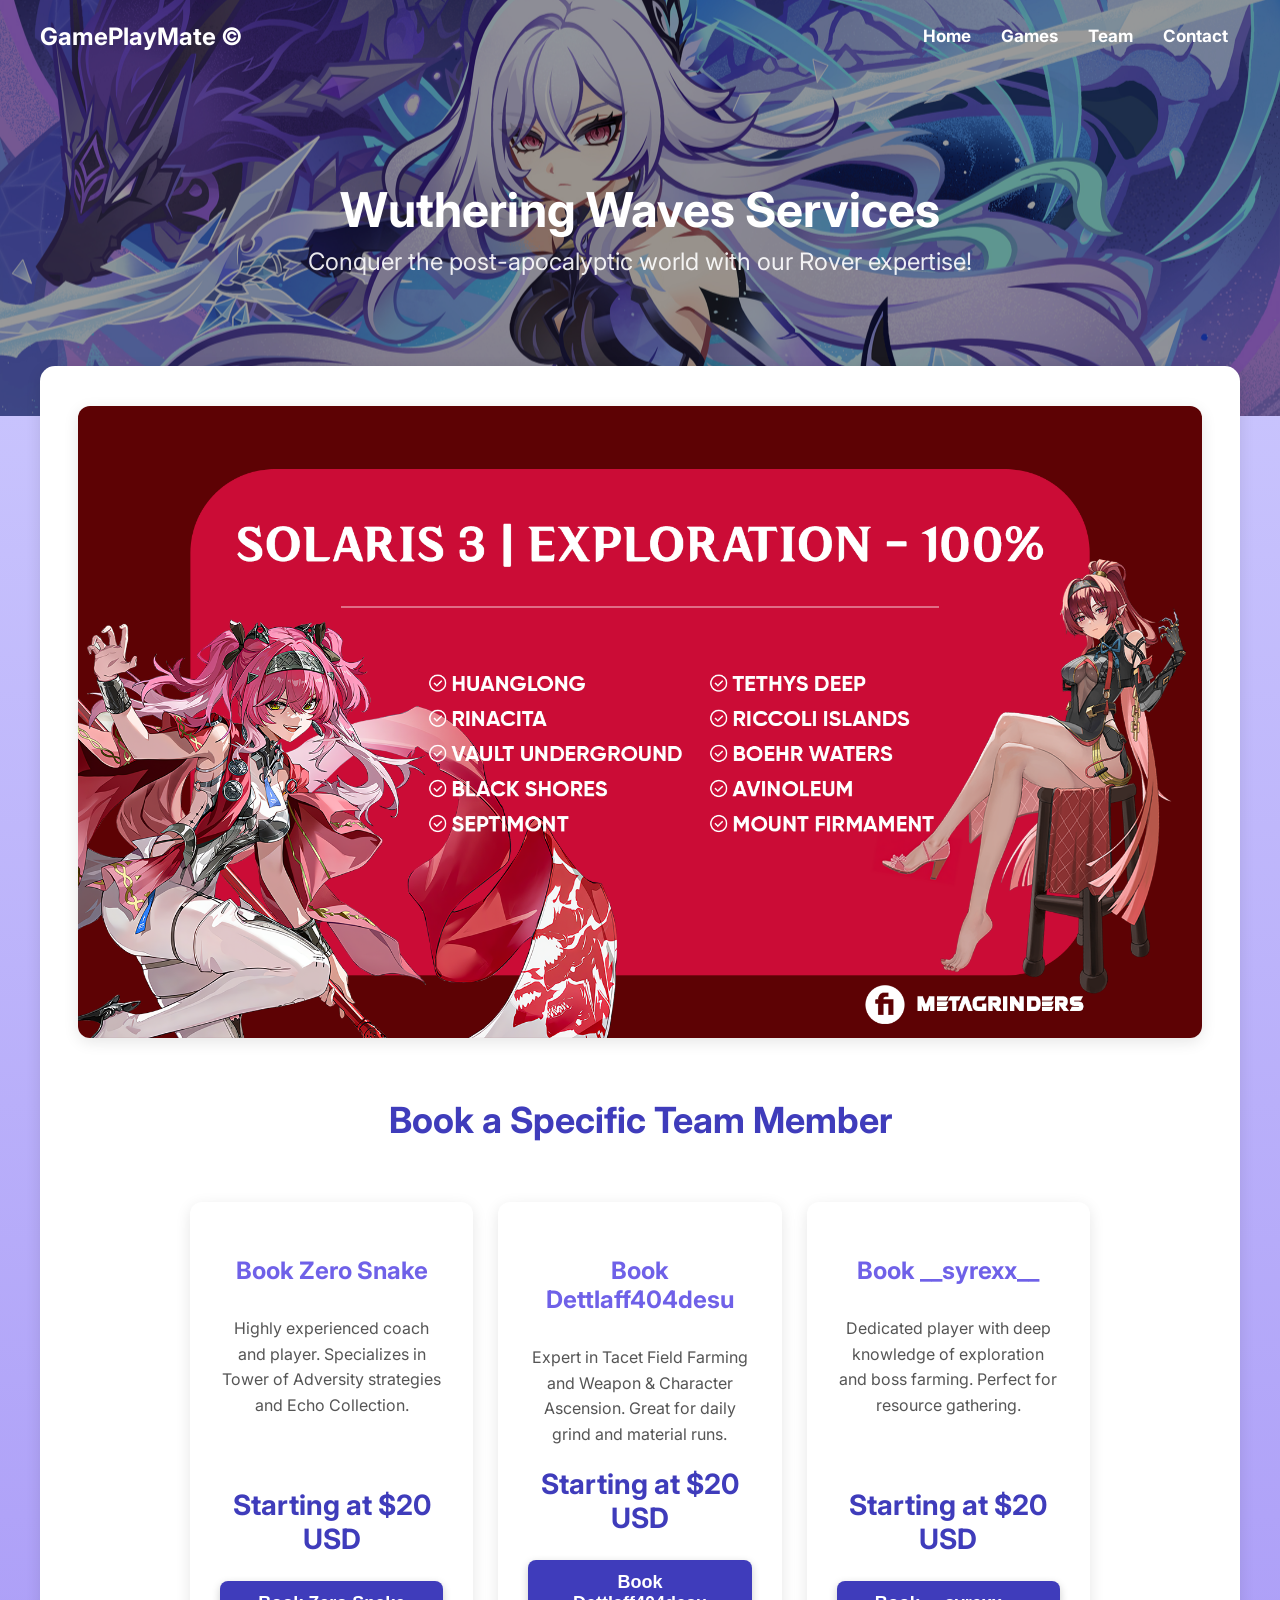
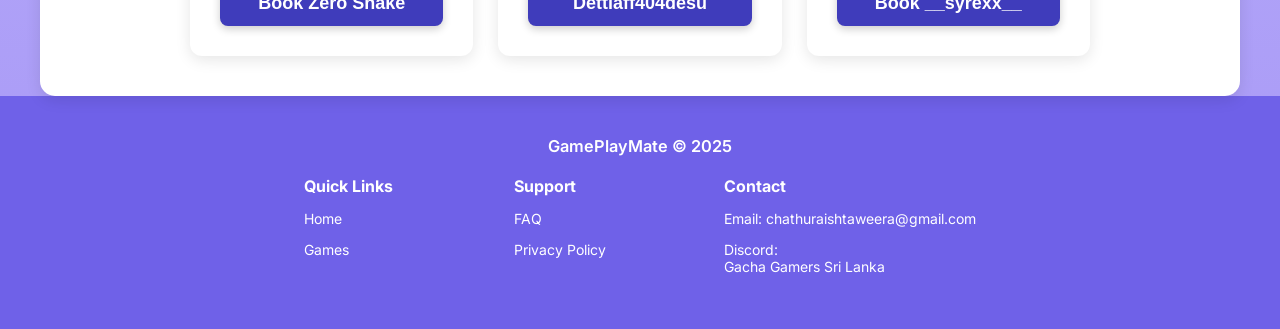
<file: order_waves.html>
<!DOCTYPE html>
<html lang="en">
<head>
  <meta charset="UTF-8" />
  <meta name="viewport" content="width=device-width, initial-scale=1" />
  <title>Order Wuthering Waves - GamePlayMate</title>
  <link href="https://fonts.googleapis.com/css2?family=Inter:wght@400;600;700&display=swap" rel="stylesheet" />
  <link rel="stylesheet" href="styles.css" />
  <script>
    function scrollToTopIfSamePage(event) {
      const currentPath = location.pathname.split("/").pop();
      const isSamePage = currentPath === "index.html" || currentPath === "" || currentPath === "index.html";
      if (isSamePage) {
        event.preventDefault();
        window.scrollTo({ top: 0, behavior: 'smooth' });
      }
    }

    document.addEventListener('DOMContentLoaded', () => {
      const urlParams = new URLSearchParams(window.location.search);
      const memberName = urlParams.get('member');

      if (memberName) {
        const button = document.querySelector(`button[data-member-name="${memberName}"]`);
        if (button) {
          button.classList.add('highlighted-button');
          button.scrollIntoView({ behavior: 'smooth', block: 'center' });

          setTimeout(() => {
            button.classList.remove('highlighted-button');
          }, 5000);
        }
      }
    });
  </script>
</head>
<body class="page-order">
  <div class="top-section">
    <header>
      <h2>GamePlayMate ©</h2>
      <nav>
        <a href="index.html" onclick="scrollToTopIfSamePage(event)">Home</a>
        <a href="games.html">Games</a>
        <a href="Team.html">Team</a>
        <a href="contact.html">Contact</a>
      </nav>
    </header>
    <section class="hero">
      <h1>Wuthering Waves Services</h1>
      <p>Conquer the post-apocalyptic world with our Rover expertise!</p>
    </section>
  </div>

  <main class="main-content">
    <!-- Image for Wuthering Waves -->
    <img src="images/Wuwa_gig.png" alt="Wuthering Waves Services" class="content-image" />

    <h2 class="section-title" style="margin-top: 0;">Book a Specific Team Member</h2>
    <div class="order-options">
      <!-- Team Member 1: Zero Snake -->
      <div class="option-card">
        <h3>Book Zero Snake</h3>
        <p>Highly experienced coach and player. Specializes in Tower of Adversity strategies and Echo Collection.</p>
        <div class="price">Starting at $20 USD</div>
        <button data-member-name="zero_snake">Book Zero Snake</button>
      </div>

      <!-- Team Member 2: Dettlaff -->
      <div class="option-card">
        <h3>Book Dettlaff404desu</h3>
        <p>Expert in Tacet Field Farming and Weapon & Character Ascension. Great for daily grind and material runs.</p>
        <div class="price">Starting at $20 USD</div>
        <button data-member-name="dettlaff404desu">Book Dettlaff404desu</button>
      </div>

      <!-- Team Member 3: Syrexx -->
      <div class="option-card">
        <h3>Book __syrexx__</h3>
        <p>Dedicated player with deep knowledge of exploration and boss farming. Perfect for resource gathering.</p>
        <div class="price">Starting at $20 USD</div>
        <button data-member-name="__syrexx__">Book __syrexx__</button>
      </div>
    </div>
  </main>

  <footer>
    <h3>GamePlayMate &copy; 2025</h3>
    <div class="footer-links">
      <div>
        <strong>Quick Links</strong>
        <p><a href="index.html" onclick="scrollToTopIfSamePage(event)">Home</a></p>
        <p><a href="games.html">Games</a></p>
      </div>
      <div>
        <strong>Support</strong>
        <p><a href="#">FAQ</a></p>
        <p><a href="#">Privacy Policy</a></p>
      </div>
      <div>
        <strong>Contact</strong>
        <p>Email: chathuraishtaweera@gmail.com</p>
        <p>Discord: <a href="https://discord.gg/hFc9MXsq7M" target="_blank">Gacha Gamers Sri Lanka</a></p>
      </div>
    </div>
  </footer>
</body>
</html>
</file>
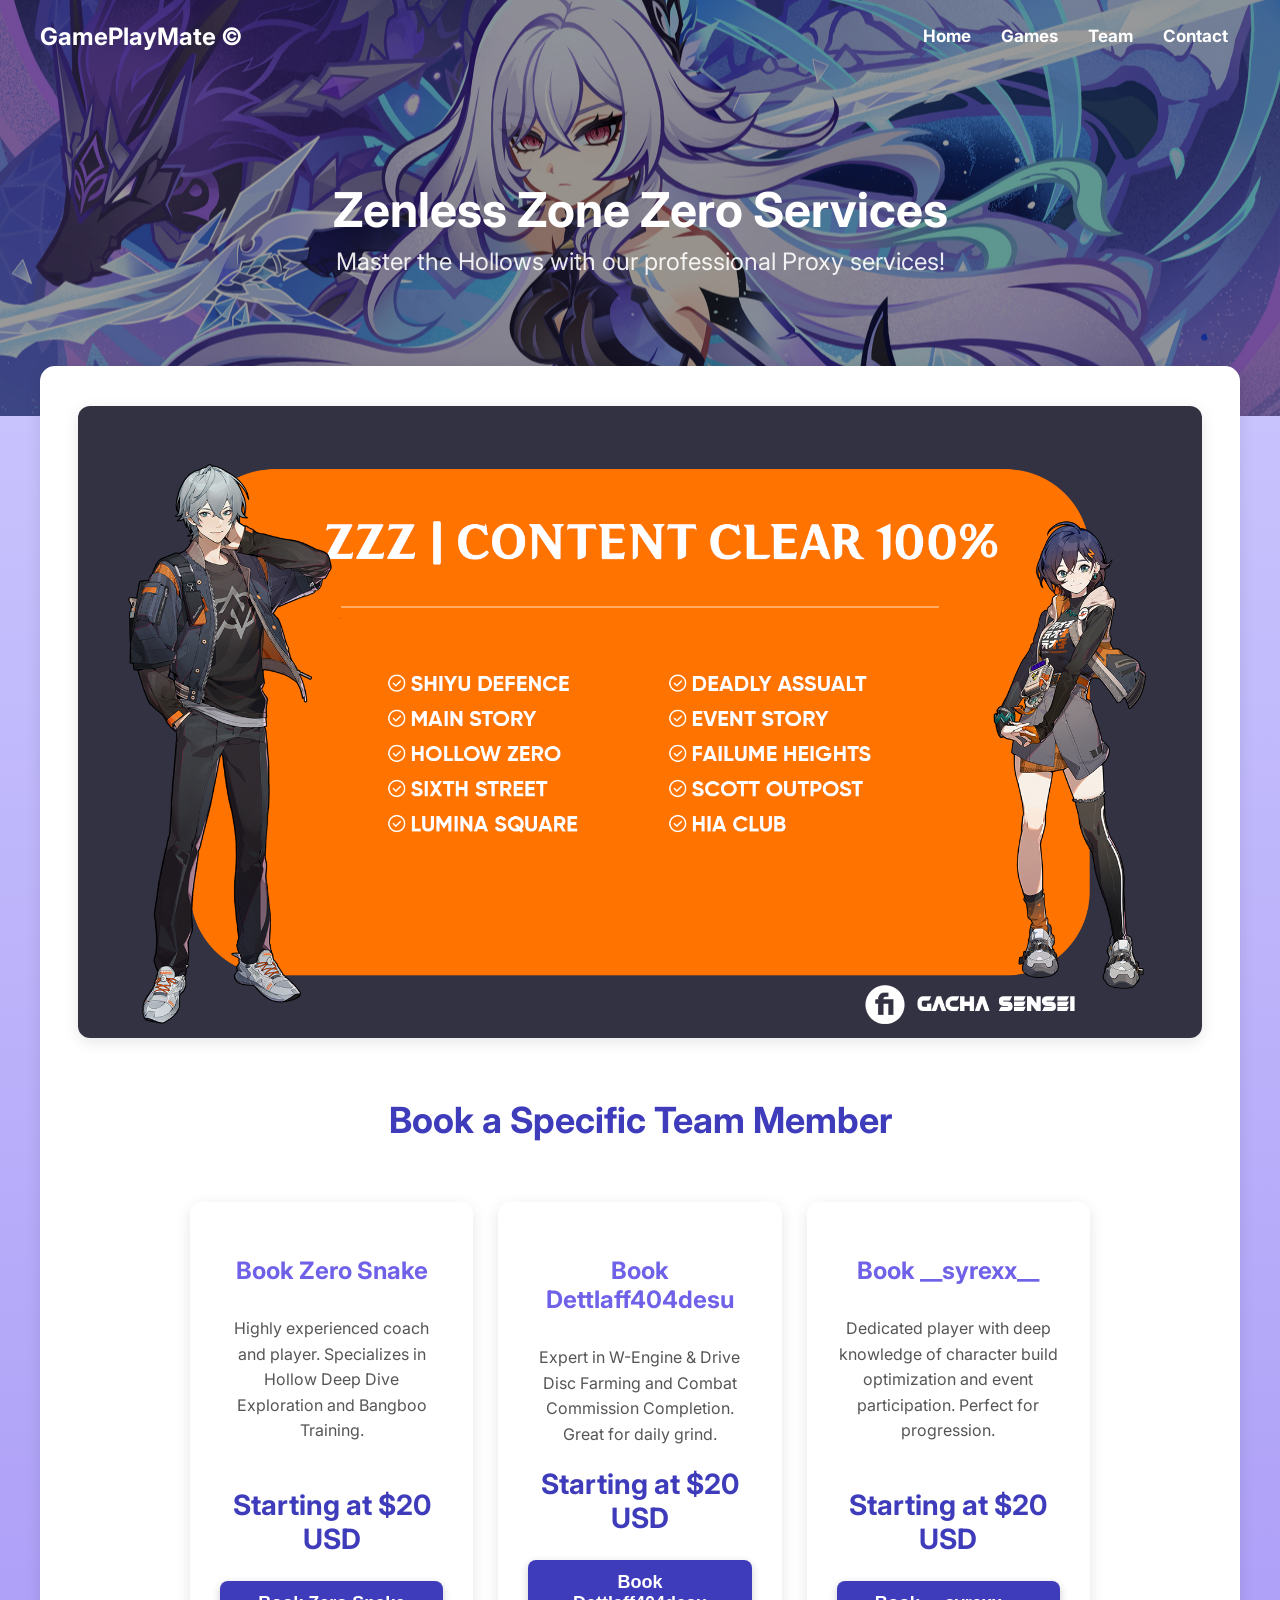
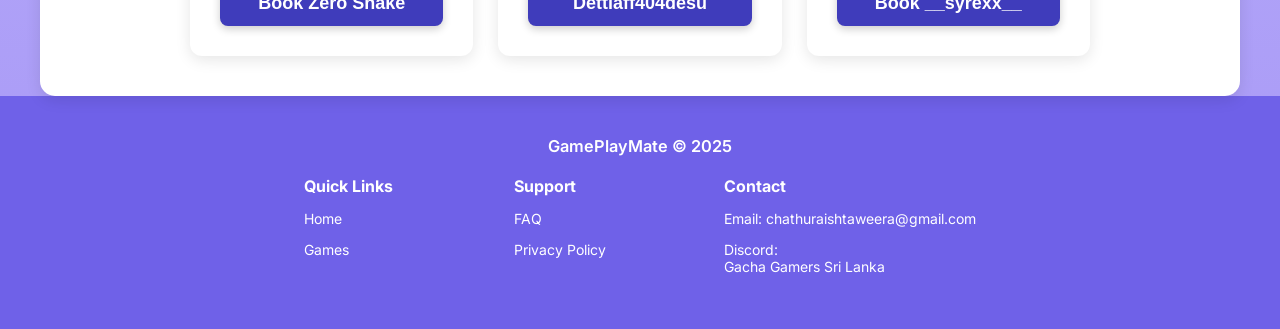
<file: order_zzz.html>
<!DOCTYPE html>
<html lang="en">
<head>
  <meta charset="UTF-8" />
  <meta name="viewport" content="width=device-width, initial-scale=1" />
  <title>Order Zenless Zone Zero - GamePlayMate</title>
  <link href="https://fonts.googleapis.com/css2?family=Inter:wght@400;600;700&display=swap" rel="stylesheet" />
  <link rel="stylesheet" href="styles.css" />
  <script>
    function scrollToTopIfSamePage(event) {
      const currentPath = location.pathname.split("/").pop();
      const isSamePage = currentPath === "index.html" || currentPath === "" || currentPath === "index.html";
      if (isSamePage) {
        event.preventDefault();
        window.scrollTo({ top: 0, behavior: 'smooth' });
      }
    }

    document.addEventListener('DOMContentLoaded', () => {
      const urlParams = new URLSearchParams(window.location.search);
      const memberName = urlParams.get('member');

      if (memberName) {
        const button = document.querySelector(`button[data-member-name="${memberName}"]`);
        if (button) {
          button.classList.add('highlighted-button');
          button.scrollIntoView({ behavior: 'smooth', block: 'center' });

          setTimeout(() => {
            button.classList.remove('highlighted-button');
          }, 5000);
        }
      }
    });
  </script>
</head>
<body class="page-order">
  <div class="top-section">
    <header>
      <h2>GamePlayMate ©</h2>
      <nav>
        <a href="index.html" onclick="scrollToTopIfSamePage(event)">Home</a>
        <a href="games.html">Games</a>
        <a href="Team.html">Team</a>
        <a href="contact.html">Contact</a>
      </nav>
    </header>
    <section class="hero">
      <h1>Zenless Zone Zero Services</h1>
      <p>Master the Hollows with our professional Proxy services!</p>
    </section>
  </div>

  <main class="main-content">
    <!-- Image for Zenless Zone Zero - corrected to ZZZ_gig.png -->
    <img src="images/ZZZ_gig.png" alt="Zenless Zone Zero Services" class="content-image" />

    <h2 class="section-title" style="margin-top: 0;">Book a Specific Team Member</h2>
    <div class="order-options">
      <!-- Team Member 1: Zero Snake -->
      <div class="option-card">
        <h3>Book Zero Snake</h3>
        <p>Highly experienced coach and player. Specializes in Hollow Deep Dive Exploration and Bangboo Training.</p>
        <div class="price">Starting at $20 USD</div>
        <button data-member-name="zero_snake">Book Zero Snake</button>
      </div>

      <!-- Team Member 2: Dettlaff -->
      <div class="option-card">
        <h3>Book Dettlaff404desu</h3>
        <p>Expert in W-Engine & Drive Disc Farming and Combat Commission Completion. Great for daily grind.</p>
        <div class="price">Starting at $20 USD</div>
        <button data-member-name="dettlaff404desu">Book Dettlaff404desu</button>
      </div>

      <!-- Team Member 3: Syrexx -->
      <div class="option-card">
        <h3>Book __syrexx__</h3>
        <p>Dedicated player with deep knowledge of character build optimization and event participation. Perfect for progression.</p>
        <div class="price">Starting at $20 USD</div>
        <button data-member-name="__syrexx__">Book __syrexx__</button>
      </div>
    </div>
  </main>

  <footer>
    <h3>GamePlayMate &copy; 2025</h3>
    <div class="footer-links">
      <div>
        <strong>Quick Links</strong>
        <p><a href="index.html" onclick="scrollToTopIfSamePage(event)">Home</a></p>
        <p><a href="games.html">Games</a></p>
      </div>
      <div>
        <strong>Support</strong>
        <p><a href="#">FAQ</a></p>
        <p><a href="#">Privacy Policy</a></p>
      </div>
      <div>
        <strong>Contact</strong>
        <p>Email: chathuraishtaweera@gmail.com</p>
        <p>Discord: <a href="https://discord.gg/hFc9MXsq7M" target="_blank">Gacha Gamers Sri Lanka</a></p>
      </div>
    </div>
  </footer>
</body>
</html>
</file>
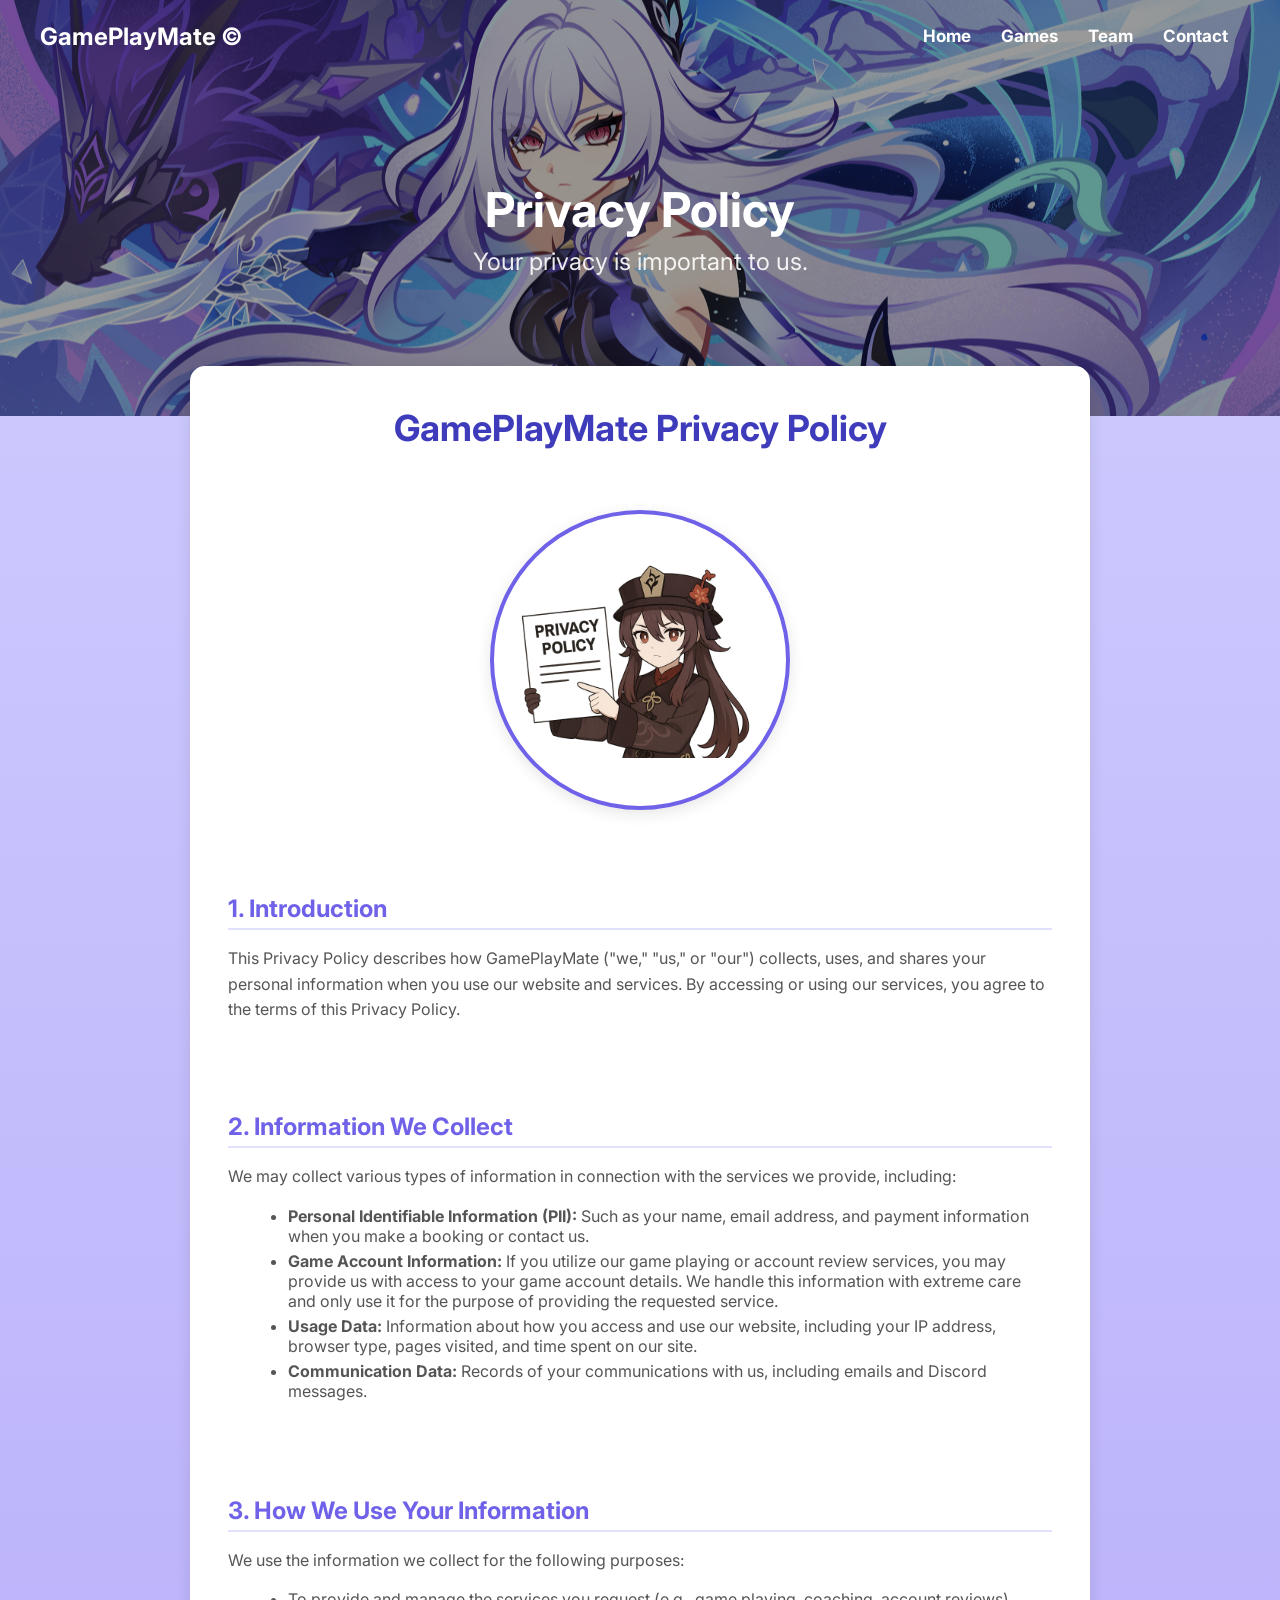
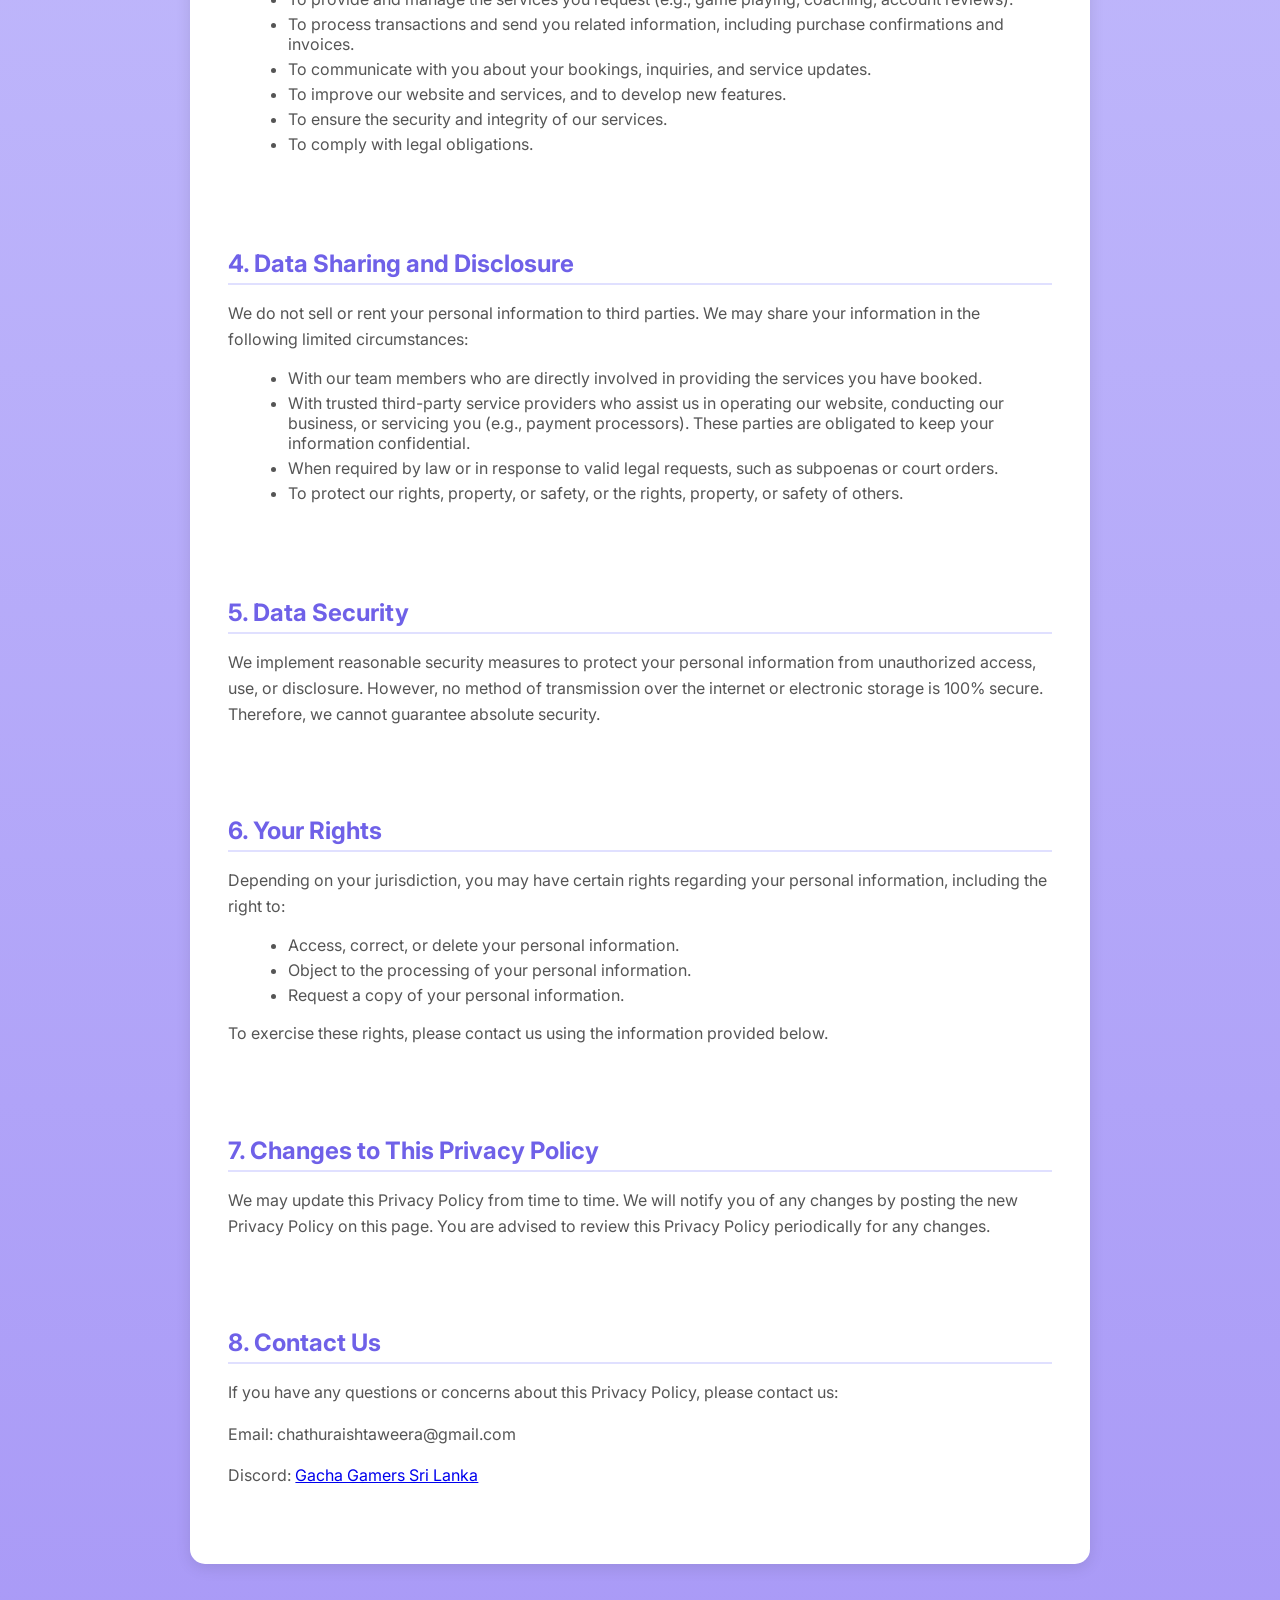
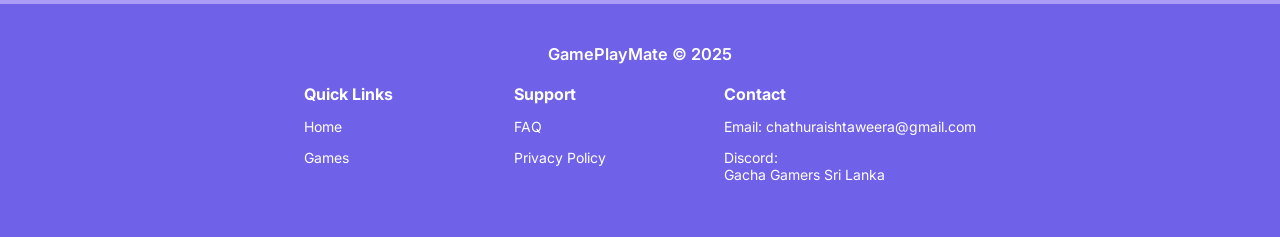
<file: privacy_policy.html>
<!DOCTYPE html>
<html lang="en">
<head>
  <meta charset="UTF-8" />
  <meta name="viewport" content="width=device-width, initial-scale=1" />
  <title>Privacy Policy - GamePlayMate</title>
  <link href="https://fonts.googleapis.com/css2?family=Inter:wght@400;600;700&display=swap" rel="stylesheet" />
  <link rel="stylesheet" href="styles.css" />
  <script>
    function scrollToTopIfSamePage(event) {
      const currentPath = location.pathname.split("/").pop();
      const isSamePage = currentPath === "index.html" || currentPath === "" || currentPath === "index.html";
      if (isSamePage) {
        event.preventDefault();
        window.scrollTo({ top: 0, behavior: 'smooth' });
      }
    }
  </script>
</head>
<body class="page-privacy">
  <div class="top-section">
    <header>
      <h2>GamePlayMate ©</h2>
      <nav>
        <a href="index.html" onclick="scrollToTopIfSamePage(event)">Home</a>
        <a href="games.html">Games</a>
        <a href="Team.html">Team</a>
        <a href="contact.html">Contact</a>
        <!-- Removed FAQ and Privacy Policy links from header -->
      </nav>
    </header>
    <section class="hero">
      <h1>Privacy Policy</h1>
      <p>Your privacy is important to us.</p>
    </section>
  </div>

  <main class="main-content">
    <h2 class="section-title">GamePlayMate Privacy Policy</h2>
    <img src="images/20250708_1033_Gacha Character Privacy_simple_compose_01jzm6jfm1f5bsvbhbnnqxx7mm.png" alt="Gacha Character Privacy" class="privacy-image">

    <div class="privacy-section">
      <h3>1. Introduction</h3>
      <p>This Privacy Policy describes how GamePlayMate ("we," "us," or "our") collects, uses, and shares your personal information when you use our website and services. By accessing or using our services, you agree to the terms of this Privacy Policy.</p>
    </div>

    <div class="privacy-section">
      <h3>2. Information We Collect</h3>
      <p>We may collect various types of information in connection with the services we provide, including:</p>
      <ul>
        <li><strong>Personal Identifiable Information (PII):</strong> Such as your name, email address, and payment information when you make a booking or contact us.</li>
        <li><strong>Game Account Information:</strong> If you utilize our game playing or account review services, you may provide us with access to your game account details. We handle this information with extreme care and only use it for the purpose of providing the requested service.</li>
        <li><strong>Usage Data:</strong> Information about how you access and use our website, including your IP address, browser type, pages visited, and time spent on our site.</li>
        <li><strong>Communication Data:</strong> Records of your communications with us, including emails and Discord messages.</li>
      </ul>
    </div>

    <div class="privacy-section">
      <h3>3. How We Use Your Information</h3>
      <p>We use the information we collect for the following purposes:</p>
      <ul>
        <li>To provide and manage the services you request (e.g., game playing, coaching, account reviews).</li>
        <li>To process transactions and send you related information, including purchase confirmations and invoices.</li>
        <li>To communicate with you about your bookings, inquiries, and service updates.</li>
        <li>To improve our website and services, and to develop new features.</li>
        <li>To ensure the security and integrity of our services.</li>
        <li>To comply with legal obligations.</li>
      </ul>
    </div>

    <div class="privacy-section">
      <h3>4. Data Sharing and Disclosure</h3>
      <p>We do not sell or rent your personal information to third parties. We may share your information in the following limited circumstances:</p>
      <ul>
        <li>With our team members who are directly involved in providing the services you have booked.</li>
        <li>With trusted third-party service providers who assist us in operating our website, conducting our business, or servicing you (e.g., payment processors). These parties are obligated to keep your information confidential.</li>
        <li>When required by law or in response to valid legal requests, such as subpoenas or court orders.</li>
        <li>To protect our rights, property, or safety, or the rights, property, or safety of others.</li>
      </ul>
    </div>

    <div class="privacy-section">
      <h3>5. Data Security</h3>
      <p>We implement reasonable security measures to protect your personal information from unauthorized access, use, or disclosure. However, no method of transmission over the internet or electronic storage is 100% secure. Therefore, we cannot guarantee absolute security.</p>
    </div>

    <div class="privacy-section">
      <h3>6. Your Rights</h3>
      <p>Depending on your jurisdiction, you may have certain rights regarding your personal information, including the right to:</p>
      <ul>
        <li>Access, correct, or delete your personal information.</li>
        <li>Object to the processing of your personal information.</li>
        <li>Request a copy of your personal information.</li>
      </ul>
      <p>To exercise these rights, please contact us using the information provided below.</p>
    </div>

    <div class="privacy-section">
      <h3>7. Changes to This Privacy Policy</h3>
      <p>We may update this Privacy Policy from time to time. We will notify you of any changes by posting the new Privacy Policy on this page. You are advised to review this Privacy Policy periodically for any changes.</p>
    </div>

    <div class="privacy-section">
      <h3>8. Contact Us</h3>
      <p>If you have any questions or concerns about this Privacy Policy, please contact us:</p>
      <p>Email: chathuraishtaweera@gmail.com</p>
      <p>Discord: <a href="https://discord.gg/hFc9MXsq7M" target="_blank">Gacha Gamers Sri Lanka</a></p>
    </div>
  </main>

  <footer>
    <h3>GamePlayMate &copy; 2025</h3>
    <div class="footer-links">
      <div>
        <strong>Quick Links</strong>
        <p><a href="index.html" onclick="scrollToTopIfSamePage(event)">Home</a></p>
        <p><a href="games.html">Games</a></p>
      </div>
      <div>
        <strong>Support</strong>
        <p><a href="FAQ.html">FAQ</a></p>
        <p><a href="privacy_policy.html" class="active">Privacy Policy</a></p>
      </div>
      <div>
        <strong>Contact</strong>
        <p>Email: chathuraishtaweera@gmail.com</p>
        <p>Discord: <a href="https://discord.gg/hFc9MXsq7M" target="_blank">Gacha Gamers Sri Lanka</a></p>
      </div>
    </div>
  </footer>
</body>
</html>
</file>
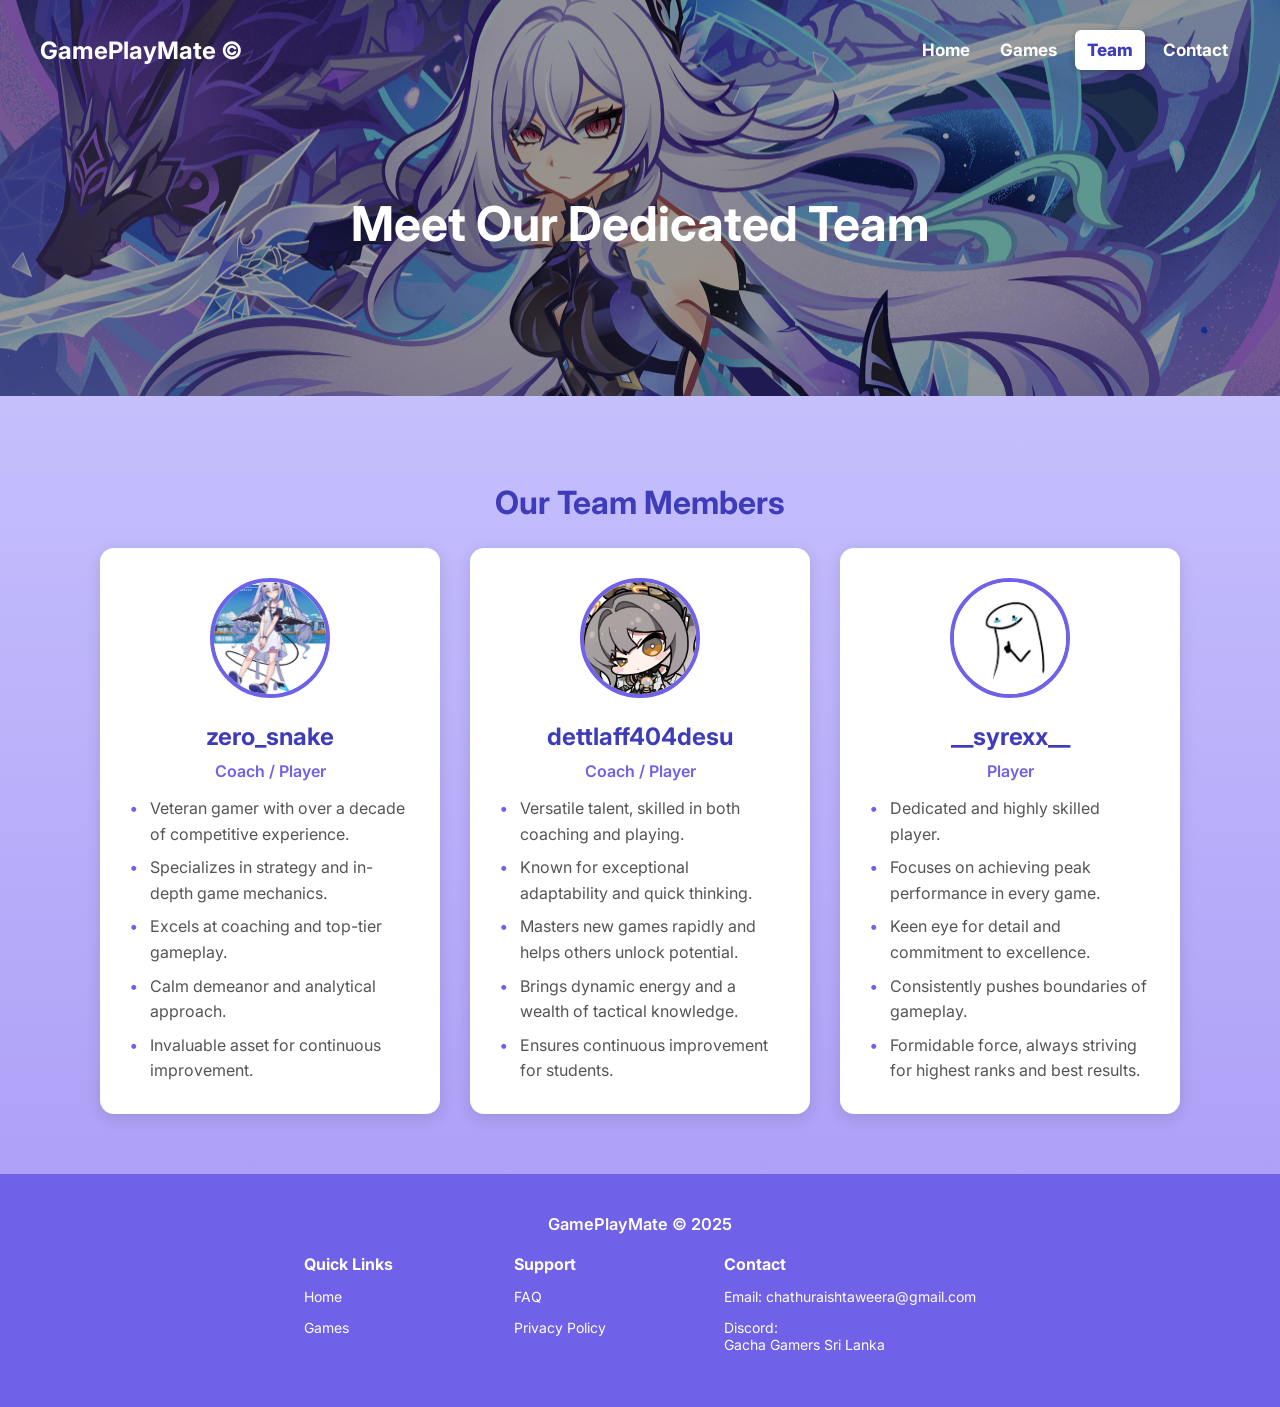
<file: Team.html>
<!DOCTYPE html>
<html lang="en">
<head>
  <meta charset="UTF-8" />
  <meta name="viewport" content="width=device-width, initial-scale=1" />
  <title>Team - GamePlayMate</title>
  <link href="https://fonts.googleapis.com/css2?family=Inter:wght@400;600;700&display=swap" rel="stylesheet" />
  <link rel="stylesheet" href="styles.css" />
  <script>
    function scrollToTopIfSamePage(event) {
      const currentPath = location.pathname.split("/").pop();
      const isSamePage = currentPath === "index.html" || currentPath === "" || currentPath === "index.html";
      if (isSamePage) {
        event.preventDefault();
        window.scrollTo({ top: 0, behavior: 'smooth' });
      }
    }
  </script>
</head>
<body class="page-team">
  <div class="top-section">
    <header>
      <h2>GamePlayMate ©</h2>
      <nav>
        <a href="index.html" onclick="scrollToTopIfSamePage(event)">Home</a>
        <a href="games.html">Games</a>
        <a href="Team.html" class="active">Team</a>
        <a href="contact.html">Contact</a>
      </nav>
    </header>
    <section class="hero">
      <h1>Meet Our Dedicated Team</h1>
      <!-- Removed tagline -->
    </section>
  </div>

  <section class="section">
    <h2>Our Team Members</h2>
    <div class="team-cards">
      <div class="team-card">
        <img src="images/124736696_p0.jpg" alt="Zero Snake" />
        <h3>zero_snake</h3>
        <span class="role">Coach / Player</span>
        <ul>
          <li>Veteran gamer with over a decade of competitive experience.</li>
          <li>Specializes in strategy and in-depth game mechanics.</li>
          <li>Excels at coaching and top-tier gameplay.</li>
          <li>Calm demeanor and analytical approach.</li>
          <li>Invaluable asset for continuous improvement.</li>
        </ul>
      </div>
      <div class="team-card">
        <img src="images/FB_IMG_1748037570109.jpg" alt="Dettlaff" />
        <h3>dettlaff404desu</h3>
        <span class="role">Coach / Player</span>
        <ul>
          <li>Versatile talent, skilled in both coaching and playing.</li>
          <li>Known for exceptional adaptability and quick thinking.</li>
          <li>Masters new games rapidly and helps others unlock potential.</li>
          <li>Brings dynamic energy and a wealth of tactical knowledge.</li>
          <li>Ensures continuous improvement for students.</li>
        </ul>
      </div>
      <div class="team-card">
        <img src="images/49591564cb99eb191642c19c5014d1f9.jpg" alt="Syrexx" />
        <h3>__syrexx__</h3>
        <span class="role">Player</span>
        <ul>
          <li>Dedicated and highly skilled player.</li>
          <li>Focuses on achieving peak performance in every game.</li>
          <li>Keen eye for detail and commitment to excellence.</li>
          <li>Consistently pushes boundaries of gameplay.</li>
          <li>Formidable force, always striving for highest ranks and best results.</li>
        </ul>
      </div>
    </div>
  </section>

  <footer>
    <h3>GamePlayMate &copy; 2025</h3>
    <div class="footer-links">
      <div>
        <strong>Quick Links</strong>
        <p><a href="index.html" onclick="scrollToTopIfSamePage(event)">Home</a></p>
        <p><a href="games.html">Games</a></p>
      </div>
      <div>
        <strong>Support</strong>
        <p><a href="FAQ.html">FAQ</a></p>
        <p><a href="privacy_policy.html">Privacy Policy</a></p>
      </div>
      <div>
        <strong>Contact</strong>
        <p>Email: chathuraishtaweera@gmail.com</p>
        <p>Discord: <a href="https://discord.gg/hFc9MXsq7M" target="_blank">Gacha Gamers Sri Lanka</a></p>
      </div>
    </div>
  </footer>
</body>
</html>
</file>
<file: styles.css>
/* ==========================================================================
   GamePlayMate — shared stylesheet
   Replaces the ten separate <style> blocks that used to live in each page.
   Page-specific rules are scoped by the body class (page-home, page-games,
   page-team, page-contact, page-faq, page-privacy, page-order).
   ========================================================================== */

:root {
  --brand:        #6f61e8;
  --brand-dark:   #3f3cbb;
  --brand-light:  #d1cfff;
  --brand-pale:   #e0e0ff;
  --ink:          #333;
  --ink-soft:     #555;
  --surface:      #fff;
  --page-grad:    linear-gradient(to bottom, #d1cfff 0%, #a797f6 100%);

  /* One fluid side gutter for header, hero, sections and footer, so every
     band lines up at every width instead of each hard-coding its own. */
  --gutter:      clamp(16px, 4vw, 40px);
  --section-y:   clamp(40px, 6vw, 60px);
  --content-max: 900px;
  --radius:      14px;

  --shadow-card:  0 4px 16px rgba(0, 0, 0, 0.12);
  --shadow-hover: 0 8px 24px rgba(0, 0, 0, 0.18);
}

/* --------------------------------------------------------------- base --- */

*,
*::before,
*::after { box-sizing: border-box; }

html {
  scroll-behavior: smooth;
  -webkit-text-size-adjust: 100%;
}

body {
  font-family: 'Inter', system-ui, sans-serif;
  margin: 0;
  padding: 0;
  background: var(--page-grad);
  color: var(--ink);
  overflow-x: hidden;
  min-height: 100vh;
  display: flex;
  flex-direction: column;
}

img,
video { max-width: 100%; }

/* ---------------------------------------------------------- top band --- */

.top-section {
  position: relative;
  background: url("images/1750437383534.jpg") no-repeat center 35% / cover;
  color: #fff;
  /* Height tied to the viewport rather than a fixed pixel band. A fixed
     height made the same photo crop to a totally different slice on every
     screen shape — a thin sliver on wide monitors, a deep box on laptops. */
  min-height: clamp(300px, 44vh, 560px);
  display: flex;
  flex-direction: column;
  justify-content: center;
}

.top-section::before {
  content: "";
  position: absolute;
  inset: 0;
  background-color: rgba(0, 0, 0, 0.4);
  z-index: 0;
}

.top-section > header,
.top-section > .hero {
  position: relative;
  z-index: 1;
  width: 100%;
}

/* ------------------------------------------------------------ header --- */

header {
  background: transparent;
  padding: 16px var(--gutter);
  display: flex;
  justify-content: space-between;
  align-items: center;
  gap: 12px 20px;
  flex-wrap: wrap;
  width: 100%;
}

header h2 {
  font-size: clamp(19px, 2.4vw, 24px);
  margin: 0;
  color: #fff;
}

header nav {
  display: flex;
  flex-wrap: wrap;
  gap: 4px 6px;
  justify-content: center;
}

header nav a {
  color: #fff;
  text-decoration: none;
  font-weight: 700;
  font-size: clamp(14px, 1.5vw, 17px);
  padding: 10px 12px;
  border-radius: 6px;
  transition: background-color 0.3s, color 0.3s;
}

header nav a:hover {
  background-color: rgba(255, 255, 255, 0.2);
  color: var(--brand-pale);
}

nav a.active {
  background-color: #fff;
  color: var(--brand-dark);
  font-weight: 800;
  box-shadow: 0 2px 6px rgba(0, 0, 0, 0.25);
}

/* -------------------------------------------------------------- hero --- */

.hero {
  text-align: center;
  padding: clamp(48px, 9vw, 110px) var(--gutter);
  background: none;
  color: #fff;
}

.hero h1 {
  font-size: clamp(28px, 5vw, 48px);
  line-height: 1.15;
  margin: 0 0 20px;
}

.hero p {
  font-size: clamp(16px, 2.2vw, 24px);
  margin: -10px 0 30px;
  opacity: 0.9;
}

.hero button {
  margin: 10px;
  padding: 12px 24px;
  font-size: 16px;
  font-weight: bold;
  border: none;
  border-radius: 8px;
  cursor: pointer;
}

/* ----------------------------------------------------------- buttons --- */

.btn-primary {
  background-color: #fff;
  color: var(--brand-dark);
  box-shadow: 0 4px 8px rgba(0, 0, 0, 0.2);
}

.btn-secondary {
  background-color: var(--brand);
  color: #fff;
  border: 2px solid #fff;
  box-shadow: 0 4px 8px rgba(0, 0, 0, 0.2);
}

/* ----------------------------------------------------------- section --- */

.section {
  padding: var(--section-y) var(--gutter);
  text-align: center;
  transition: all 0.5s ease;
}

.section h2 {
  font-size: clamp(24px, 3.4vw, 32px);
  color: var(--brand-dark);
  font-weight: 700;
}

/* ------------------------------------------------------------ footer --- */

footer {
  background-color: var(--brand);
  color: #fff;
  padding: clamp(28px, 5vw, 40px) var(--gutter);
  text-align: center;
  font-size: 14px;
  margin-top: auto;
}

footer h3 {
  margin: 0 0 20px;
  font-weight: 600;
}

footer .footer-links {
  display: flex;
  justify-content: center;
  gap: 20px clamp(24px, 5vw, 60px);
  flex-wrap: wrap;
}

footer .footer-links div {
  min-width: 150px;
  text-align: left;
}

footer .footer-links div strong {
  display: block;
  margin-bottom: 10px;
  font-weight: 700;
  font-size: 16px;
}

footer a {
  color: #fff;
  text-decoration: none;
  display: block;
  margin-bottom: 6px;
  transition: color 0.3s ease;
}

footer a:hover { color: var(--brand-light); }

/* ======================================================= HOME (index) === */

.page-home .cards {
  display: flex;
  justify-content: center;
  flex-wrap: wrap;
  gap: 24px;
}

.page-home .card {
  background: #fff;
  padding: 24px 20px 30px;
  border-radius: var(--radius);
  box-shadow: var(--shadow-card);
  /* Was a hard 280px, which could not share a narrow row. */
  flex: 1 1 220px;
  max-width: 300px;
  text-align: center;
  cursor: pointer;
  transition: transform 0.3s ease, box-shadow 0.3s ease;
}

.page-home .card:hover {
  transform: translateY(-6px);
  box-shadow: var(--shadow-hover);
}

.page-home .card img {
  width: 80px;
  height: 80px;
  object-fit: contain;
  margin-bottom: 16px;
}

.page-home .card h3 {
  margin: 0;
  font-weight: 700;
  font-size: clamp(18px, 2.2vw, 22px);
  color: var(--brand-dark);
}

.page-home .team-member { cursor: pointer; }

.page-home .team-member img {
  width: 100px;
  height: 100px;
  border-radius: 50%;
  object-fit: cover;
  margin-bottom: 10px;
}

.page-home .highlight {
  animation: flash 1s ease-in-out;
  background-color: var(--brand) !important;
  color: #fff !important;
}

@keyframes flash {
  0%   { background-color: #6f61e8; color: #fff; }
  100% { background-color: #fff;    color: #333; }
}

.page-home .video-wrapper {
  max-height: 0;
  overflow: hidden;
  transition: max-height 0.6s ease, opacity 0.6s ease;
  opacity: 0;
}

.page-home .video-wrapper.active {
  max-height: 900px;
  margin-top: 30px;
  opacity: 1;
}

.page-home .video-container {
  display: flex;
  justify-content: center;
}

.page-home .video-container video {
  width: 100%;
  max-width: 1280px;
  border-radius: 16px;
  box-shadow: 0 6px 20px rgba(0, 0, 0, 0.4);
}

/* Side character art.
   This is what used to break the page. It was a three-item flex row whose
   wrap threshold was set by the images' NATURAL file widths (622px and
   810px) plus 300px hard margins — so the row needed roughly 2450px to stay
   intact and dropped the right-hand character onto its own line below
   everything on any narrower screen. A grid cannot wrap like that: the art
   lives in side columns that shrink with the viewport, and is simply hidden
   once there is no room for it. */
.page-home .side-images-wrapper {
  display: grid;
  /* Middle column is a little narrower than the site's 900px content width so
     the side columns have room to show art at a size that looks deliberate. */
  grid-template-columns: minmax(0, 1fr) minmax(0, 820px) minmax(0, 1fr);
  align-items: center;
  gap: clamp(12px, 2vw, 40px);
  padding: var(--section-y) var(--gutter);
  width: 100%;
}

.page-home .side-image {
  width: 100%;
  max-width: 340px;
  height: auto;
  max-height: 600px;
  object-fit: contain;
  justify-self: center;
  margin: 0;
  user-select: none;
}

.page-home .content-sections { min-width: 0; }

/* Below this there is no room for the art to read as anything but clutter,
   so it goes away entirely rather than squeezing the content. */
@media (max-width: 1280px) {
  .page-home .side-images-wrapper { grid-template-columns: minmax(0, 1fr); }
  .page-home .side-image { display: none; }
}

/* ============================================================== GAMES === */

.page-games { background: #f8f9fa; }

.page-games .main-content-wrapper {
  padding: var(--section-y) 0;
  background: var(--page-grad);
}

.page-games .content-sections {
  max-width: 1400px;
  margin: 0 auto;
  min-width: 0;
}

.page-games .cards {
  display: grid;
  grid-template-columns: repeat(2, minmax(0, 1fr));
  column-gap: clamp(16px, 2vw, 30px);
  row-gap: clamp(24px, 3vw, 40px);
  align-items: start;
}

@media (max-width: 900px) {
  .page-games .cards { grid-template-columns: minmax(0, 1fr); }
}

.page-games .card {
  width: 100%;
  padding: clamp(18px, 2.5vw, 30px) clamp(16px, 2vw, 25px) clamp(22px, 3vw, 35px);
  border-radius: var(--radius);
  box-shadow: var(--shadow-card);
  text-align: center;
  cursor: pointer;
  transition: transform 0.3s ease, box-shadow 0.3s ease;
  position: relative;
  background: #fff;
  display: flex;
  flex-direction: column;
  min-width: 0;
}

.page-games .card:hover {
  transform: translateY(-6px);
  box-shadow: var(--shadow-hover);
}

.page-games .card-image-container {
  position: relative;
  cursor: pointer;
}

.page-games .card img {
  width: 100%;
  border-radius: 12px;
  margin-bottom: 16px;
  object-fit: cover;
  /* Was a flat 450px, which swallowed a phone screen whole. */
  height: clamp(180px, 26vw, 450px);
  object-position: center 20%;
}

.page-games .expand-indicator {
  position: absolute;
  top: 10px;
  right: 10px;
  background: rgba(0, 0, 0, 0.7);
  color: #fff;
  width: 30px;
  height: 30px;
  border-radius: 50%;
  display: flex;
  align-items: center;
  justify-content: center;
  font-size: 14px;
  font-weight: bold;
  transition: all 0.3s ease;
  opacity: 0.8;
}

.page-games .expand-indicator:hover {
  background: rgba(111, 97, 232, 0.9);
  transform: scale(1.1);
  opacity: 1;
}

.page-games .expand-indicator.active {
  background: rgba(111, 97, 232, 1);
  transform: rotate(180deg);
}

.page-games .card h3 {
  margin: 0 0 12px;
  font-weight: 700;
  color: var(--brand-dark);
  font-size: clamp(20px, 2.6vw, 28px);
  cursor: pointer;
  transition: color 0.3s ease;
  user-select: none;
}

.page-games .card h3:hover { color: var(--brand); }

.page-games .card p {
  font-size: clamp(15px, 1.7vw, 20px);
  margin: 0 0 20px;
  color: #222;
  line-height: 1.5;
  flex-grow: 1;
}

.page-games .services-list,
.page-games .player-profiles {
  color: #fff;
  padding: 20px;
  border-radius: 12px;
  margin: 16px 0 20px;
  max-height: 0;
  overflow: hidden;
  transition: max-height 0.5s ease, opacity 0.5s ease, transform 0.5s ease;
  opacity: 0;
  transform: translateY(-20px);
}

.page-games .services-list { background: linear-gradient(135deg, #6f61e8, #3f3cbb); }
.page-games .player-profiles { background: linear-gradient(135deg, #3f3cbb, #6f61e8); }

/* Generous ceilings: the lists wrap to more lines on narrow screens, and the
   old 500px/400px caps clipped them there. */
.page-games .services-list.active {
  max-height: 1200px;
  opacity: 1;
  transform: translateY(0);
}

.page-games .player-profiles.active {
  max-height: 900px;
  opacity: 1;
  transform: translateY(0);
}

.page-games .services-list h4,
.page-games .player-profiles h4 {
  margin: 0 0 15px;
  font-size: 18px;
  font-weight: 700;
  color: #fff;
}

.page-games .services-list ul {
  list-style: none;
  padding: 0;
  margin: 0;
}

.page-games .services-list li {
  padding: 8px 0 8px 20px;
  font-size: 15px;
  position: relative;
  opacity: 0.9;
  text-align: left;
}

.page-games .services-list li::before {
  content: "✦";
  position: absolute;
  left: 0;
  color: #fff;
  font-weight: bold;
}

.page-games .profile-grid {
  display: grid;
  grid-template-columns: repeat(auto-fit, minmax(120px, 1fr));
  gap: 15px;
  margin-top: 15px;
}

.page-games .profile-card {
  background: rgba(255, 255, 255, 0.1);
  padding: 12px;
  border-radius: 8px;
  text-align: center;
  backdrop-filter: blur(10px);
  display: none;
  cursor: pointer;
}

.page-games .profile-card.visible { display: block; }

.page-games .profile-card img {
  width: 50px;
  height: 50px;
  border-radius: 50%;
  margin-bottom: 8px;
  object-fit: cover;
}

.page-games .profile-card h5 {
  margin: 0 0 5px;
  font-size: 14px;
  font-weight: 600;
}

.page-games .profile-card p {
  margin: 0;
  font-size: 12px;
  opacity: 0.8;
}

.page-games .card .button-group {
  display: flex;
  gap: 12px;
  justify-content: center;
  flex-wrap: wrap;
  margin-top: auto;
}

.page-games .card button {
  padding: 12px 24px;
  border: none;
  border-radius: 8px;
  cursor: pointer;
  font-weight: 600;
  font-size: 15px;
  transition: all 0.3s ease;
  flex: 1 1 140px;
  min-width: 0;
  position: relative;
  overflow: hidden;
}

.page-games .card button:hover { transform: translateY(-2px); }

/* =============================================================== TEAM === */

.page-team .team-cards {
  display: flex;
  justify-content: center;
  flex-wrap: wrap;
  gap: clamp(20px, 3vw, 30px);
}

.page-team .team-card {
  background: #fff;
  padding: clamp(20px, 3vw, 30px);
  border-radius: var(--radius);
  box-shadow: var(--shadow-card);
  /* Was a hard 300px that flipped to a 90% column at 768px and nothing in
     between. Now it shares rows at any width. */
  flex: 1 1 260px;
  max-width: 340px;
  text-align: center;
  transition: transform 0.3s ease, box-shadow 0.3s ease;
}

.page-team .team-card:hover {
  transform: translateY(-6px);
  box-shadow: var(--shadow-hover);
}

.page-team .team-card img {
  width: clamp(96px, 12vw, 120px);
  height: clamp(96px, 12vw, 120px);
  border-radius: 50%;
  object-fit: cover;
  margin-bottom: 20px;
  border: 4px solid var(--brand);
}

.page-team .team-card h3 {
  margin: 0 0 10px;
  font-weight: 700;
  font-size: clamp(20px, 2.4vw, 24px);
  color: var(--brand-dark);
}

.page-team .team-card .role {
  font-weight: 600;
  color: var(--brand);
  margin-bottom: 15px;
  display: block;
}

.page-team .team-card ul {
  list-style: none;
  padding: 0;
  margin: 0;
  text-align: left;
  font-size: 16px;
  line-height: 1.6;
  color: var(--ink-soft);
}

.page-team .team-card ul li {
  margin-bottom: 8px;
  position: relative;
  padding-left: 20px;
}

.page-team .team-card ul li:last-child { margin-bottom: 0; }

.page-team .team-card ul li::before {
  content: "•";
  color: var(--brand);
  font-weight: bold;
  position: absolute;
  left: 0;
}

/* ============================================================ CONTACT === */

.page-contact .contact-info,
.page-contact .discord-section {
  background: #fff;
  padding: clamp(20px, 3vw, 30px);
  border-radius: var(--radius);
  box-shadow: var(--shadow-card);
  max-width: 800px;
  margin-left: auto;
  margin-right: auto;
}

.page-contact .contact-info {
  display: flex;
  flex-direction: column;
  align-items: center;
  gap: 20px;
}

.page-contact .discord-section {
  margin-top: 40px;
  margin-bottom: 40px;
}

.page-contact .contact-info h3,
.page-contact .discord-section h3 {
  font-size: clamp(22px, 3vw, 28px);
  color: var(--brand-dark);
  margin-bottom: 20px;
}

.page-contact .contact-item {
  display: flex;
  align-items: center;
  gap: 15px;
  flex-wrap: wrap;
  font-size: clamp(15px, 1.8vw, 18px);
  color: var(--ink-soft);
  text-align: left;
  width: 100%;
  max-width: 420px;
}

.page-contact .contact-item strong {
  color: var(--brand);
  min-width: 80px;
}

.page-contact .contact-item a {
  color: var(--brand-dark);
  text-decoration: none;
  transition: color 0.3s ease;
  overflow-wrap: anywhere;
}

.page-contact .contact-item a:hover {
  color: var(--brand);
  text-decoration: underline;
}

.page-contact .discord-content {
  display: flex;
  flex-direction: column;
  align-items: center;
  gap: 20px;
}

.page-contact .discord-content img {
  width: clamp(120px, 22vw, 150px);
  height: clamp(120px, 22vw, 150px);
  border-radius: 50%;
  object-fit: cover;
  border: 4px solid var(--brand);
}

.page-contact .contact-image {
  width: clamp(170px, 42vw, 260px);
  height: clamp(170px, 42vw, 260px);
  border-radius: 50%;
  object-fit: contain;
  border: 4px solid var(--brand);
  margin-bottom: 20px;
}

.page-contact .discord-content p {
  font-size: 16px;
  line-height: 1.6;
  color: var(--ink-soft);
  text-align: center;
}

.page-contact .discord-content .owner-admin {
  font-weight: 600;
  color: var(--brand);
}

.page-contact .highlight-text {
  background-color: var(--brand-light);
  padding: 2px 5px;
  border-radius: 4px;
  font-weight: 700;
  color: var(--brand-dark);
}

.page-contact .btn-primary {
  display: inline-block;
  background-color: var(--brand-dark);
  color: #fff;
  padding: 12px 25px;
  border: none;
  border-radius: 8px;
  font-size: 18px;
  font-weight: 600;
  text-decoration: none;
  cursor: pointer;
  transition: background-color 0.3s ease, transform 0.2s ease, box-shadow 0.3s ease;
  box-shadow: 0 3px 8px rgba(0, 0, 0, 0.2);
}

.page-contact .btn-primary:hover {
  background-color: var(--brand);
  transform: translateY(-2px);
  box-shadow: 0 5px 12px rgba(0, 0, 0, 0.25);
}

/* ======================================== FAQ / PRIVACY / ORDER shells === */

.page-faq .faq-page-layout {
  width: 100%;
  max-width: 1600px;
  margin: 0 auto;
  padding: 0 var(--gutter);
}

.page-faq .main-content,
.page-privacy .main-content,
.page-order .main-content {
  display: flex;
  flex-direction: column;
  align-items: center;
  padding: clamp(24px, 4vw, 40px) clamp(16px, 3vw, 40px);
  gap: 30px;
  width: 100%;
  margin-left: auto;
  margin-right: auto;
  background-color: #fff;
  border-radius: 15px;
  box-shadow: 0 4px 15px rgba(0, 0, 0, 0.1);
  position: relative;
  z-index: 2;
}

.page-faq .main-content,
.page-privacy .main-content {
  max-width: var(--content-max);
  /* Lifts the card over the banner. Scales down with the page so it never
     eats the heading on a small screen. */
  margin-top: clamp(-50px, -4vw, -20px);
  margin-bottom: 40px;
}

.page-privacy .main-content { max-width: var(--content-max); }

.page-faq .section-title-container {
  display: flex;
  flex-direction: column;
  justify-content: center;
  align-items: center;
  width: 100%;
  margin-bottom: 30px;
}

.page-faq .section-title,
.page-privacy .section-title,
.page-order .section-title {
  font-size: clamp(24px, 3.6vw, 36px);
  color: var(--brand-dark);
  text-align: center;
  width: 100%;
  margin: 0 0 30px;
}

.page-faq .section-title { margin-bottom: 0; }

.page-faq .faq-title-image {
  margin-top: 15px;
  width: clamp(130px, 26vw, 200px);
  height: clamp(130px, 26vw, 200px);
  border-radius: 50%;
  object-fit: contain;
  border: 4px solid var(--brand);
}

.page-faq .faq-item {
  width: 100%;
  background-color: #f8f9fa;
  border-radius: 10px;
  margin-bottom: 15px;
  overflow: hidden;
  box-shadow: 0 2px 8px rgba(0, 0, 0, 0.05);
}

.page-faq .faq-question {
  padding: clamp(14px, 2vw, 20px) clamp(16px, 2.4vw, 25px);
  background-color: var(--brand-pale);
  color: var(--brand-dark);
  font-size: clamp(16px, 2vw, 20px);
  font-weight: 700;
  cursor: pointer;
  display: flex;
  justify-content: space-between;
  align-items: center;
  gap: 16px;
  text-align: left;
  border-bottom: 1px solid #c1c1ff;
  transition: background-color 0.3s ease;
}

.page-faq .faq-question:hover { background-color: #c1c1ff; }

.page-faq .faq-question::after {
  content: '+';
  font-size: 24px;
  line-height: 1;
  flex: 0 0 auto;
}

.page-faq .faq-question.active::after { content: '-'; }

.page-faq .faq-answer {
  padding: 0 clamp(16px, 2.4vw, 25px);
  max-height: 0;
  overflow: hidden;
  transition: max-height 0.3s ease-out, padding 0.3s ease-out;
  background-color: #fff;
  color: var(--ink-soft);
  font-size: 16px;
  line-height: 1.6;
  text-align: left;
}

/* Answers wrap to many more lines on a phone; the old 500px cap cut them off. */
.page-faq .faq-answer.active {
  max-height: 1200px;
  padding: 20px clamp(16px, 2.4vw, 25px);
}

/* ============================================================ PRIVACY === */

.page-privacy .privacy-image {
  width: clamp(180px, 44vw, 300px);
  height: clamp(180px, 44vw, 300px);
  border-radius: 50%;
  object-fit: contain;
  margin-bottom: 30px;
  border: 4px solid var(--brand);
  box-shadow: 0 4px 15px rgba(0, 0, 0, 0.1);
}

.page-privacy .privacy-section {
  width: 100%;
  margin-bottom: 25px;
  text-align: left;
}

.page-privacy .privacy-section h3 {
  font-size: clamp(19px, 2.4vw, 24px);
  color: var(--brand);
  margin-bottom: 10px;
  border-bottom: 2px solid var(--brand-pale);
  padding-bottom: 5px;
}

.page-privacy .privacy-section p {
  font-size: 16px;
  color: var(--ink-soft);
  line-height: 1.6;
  margin-bottom: 10px;
}

.page-privacy .privacy-section ul {
  list-style: disc;
  margin-left: 20px;
  color: var(--ink-soft);
}

.page-privacy .privacy-section ul li { margin-bottom: 5px; }

/* ============================================================== ORDER === */

.page-order .main-content {
  max-width: 1200px;
  /* Was a translate, which lifted the card visually but left a dead 50px gap
     in the flow below it. A negative margin actually moves the layout. */
  margin-top: clamp(-50px, -4vw, -20px);
  margin-bottom: 0;
}

.page-order .content-image {
  max-width: 100%;
  height: auto;
  border-radius: 12px;
  margin-bottom: 30px;
  box-shadow: 0 4px 15px rgba(0, 0, 0, 0.1);
}

.page-order .order-options {
  display: grid;
  grid-template-columns: repeat(auto-fit, minmax(min(100%, 260px), 1fr));
  gap: clamp(16px, 2.4vw, 25px);
  width: 100%;
  max-width: var(--content-max);
}

.page-order .option-card {
  background-color: #fff;
  border-radius: 12px;
  box-shadow: 0 4px 15px rgba(0, 0, 0, 0.1);
  padding: clamp(20px, 3vw, 30px);
  text-align: center;
  transition: transform 0.3s ease, box-shadow 0.3s ease;
  display: flex;
  flex-direction: column;
  justify-content: space-between;
  min-width: 0;
}

.page-order .option-card:hover {
  transform: translateY(-5px);
  box-shadow: 0 6px 20px rgba(0, 0, 0, 0.15);
}

.page-order .option-card h3 {
  font-size: clamp(20px, 2.4vw, 24px);
  color: var(--brand);
  margin-bottom: 15px;
  overflow-wrap: anywhere;
}

.page-order .option-card p {
  font-size: 16px;
  color: var(--ink-soft);
  line-height: 1.6;
  margin-bottom: 20px;
  flex-grow: 1;
}

.page-order .option-card .price {
  font-size: clamp(22px, 2.8vw, 28px);
  font-weight: 700;
  color: var(--brand-dark);
  margin-bottom: 25px;
}

.page-order .option-card button {
  background-color: var(--brand-dark);
  color: #fff;
  padding: 12px 20px;
  border: none;
  border-radius: 8px;
  font-size: clamp(15px, 1.8vw, 18px);
  font-weight: 600;
  cursor: pointer;
  transition: background-color 0.3s ease, transform 0.2s ease, box-shadow 0.3s ease;
  box-shadow: 0 3px 8px rgba(0, 0, 0, 0.2);
  overflow-wrap: anywhere;
}

.page-order .option-card button:hover {
  background-color: var(--brand);
  transform: translateY(-2px);
  box-shadow: 0 5px 12px rgba(0, 0, 0, 0.25);
}

@keyframes highlight-pulse {
  0%   { box-shadow: 0 0 0 0 rgba(111, 97, 232, 0.7), 0 0 0 0 rgba(111, 97, 232, 0.5); }
  50%  { box-shadow: 0 0 0 15px rgba(111, 97, 232, 0), 0 0 0 25px rgba(111, 97, 232, 0); }
  100% { box-shadow: 0 0 0 0 rgba(111, 97, 232, 0.7), 0 0 0 0 rgba(111, 97, 232, 0.5); }
}

.highlighted-button {
  animation: highlight-pulse 1.5s infinite;
  border: 3px solid var(--brand) !important;
  background-color: var(--brand) !important;
}

/* ======================================================= touch + motion === */

/* :hover sticks after a tap on a touch screen, leaving cards lifted. */
@media (hover: none) {
  .page-home .card:hover,
  .page-games .card:hover,
  .page-team .team-card:hover,
  .page-order .option-card:hover {
    transform: none;
    box-shadow: var(--shadow-card);
  }
}

@media (prefers-reduced-motion: reduce) {
  html { scroll-behavior: auto; }
  *,
  *::before,
  *::after {
    animation-duration: 0.01ms !important;
    animation-iteration-count: 1 !important;
    transition-duration: 0.01ms !important;
  }
}
</file>
